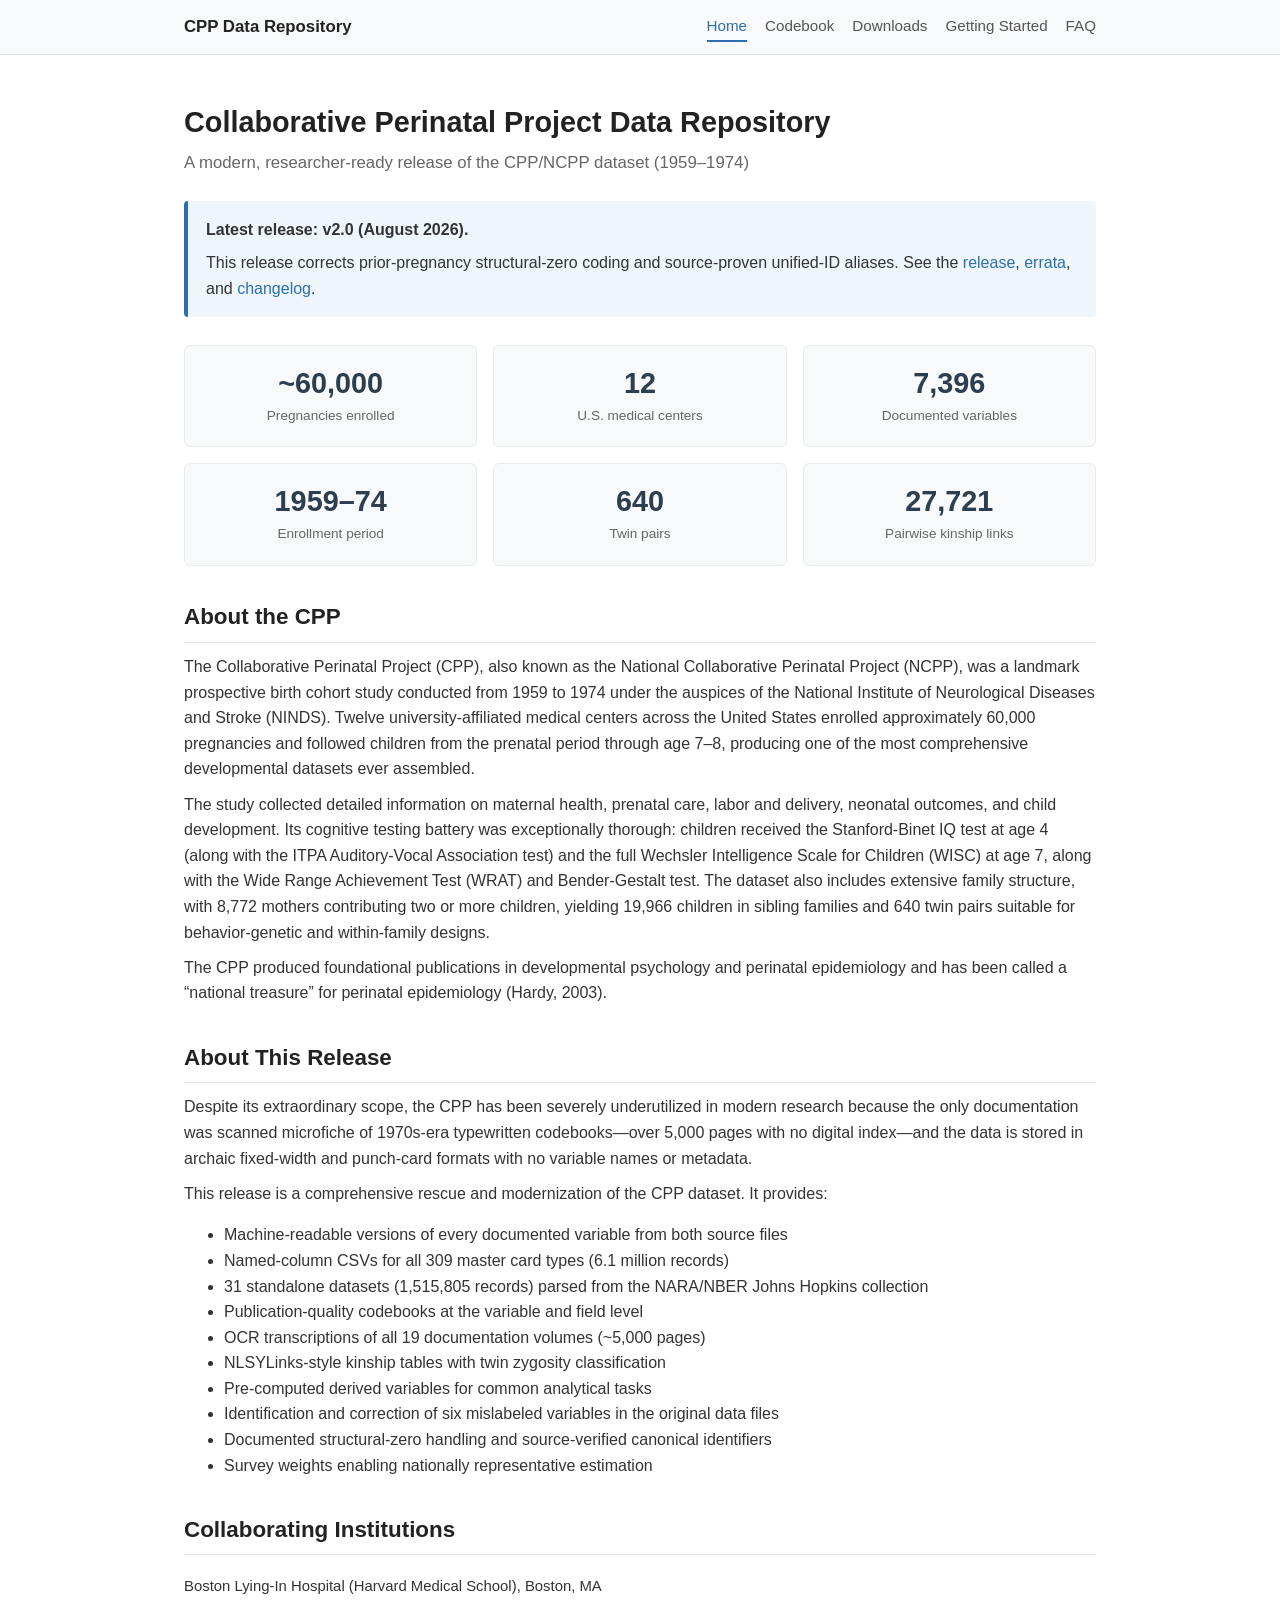
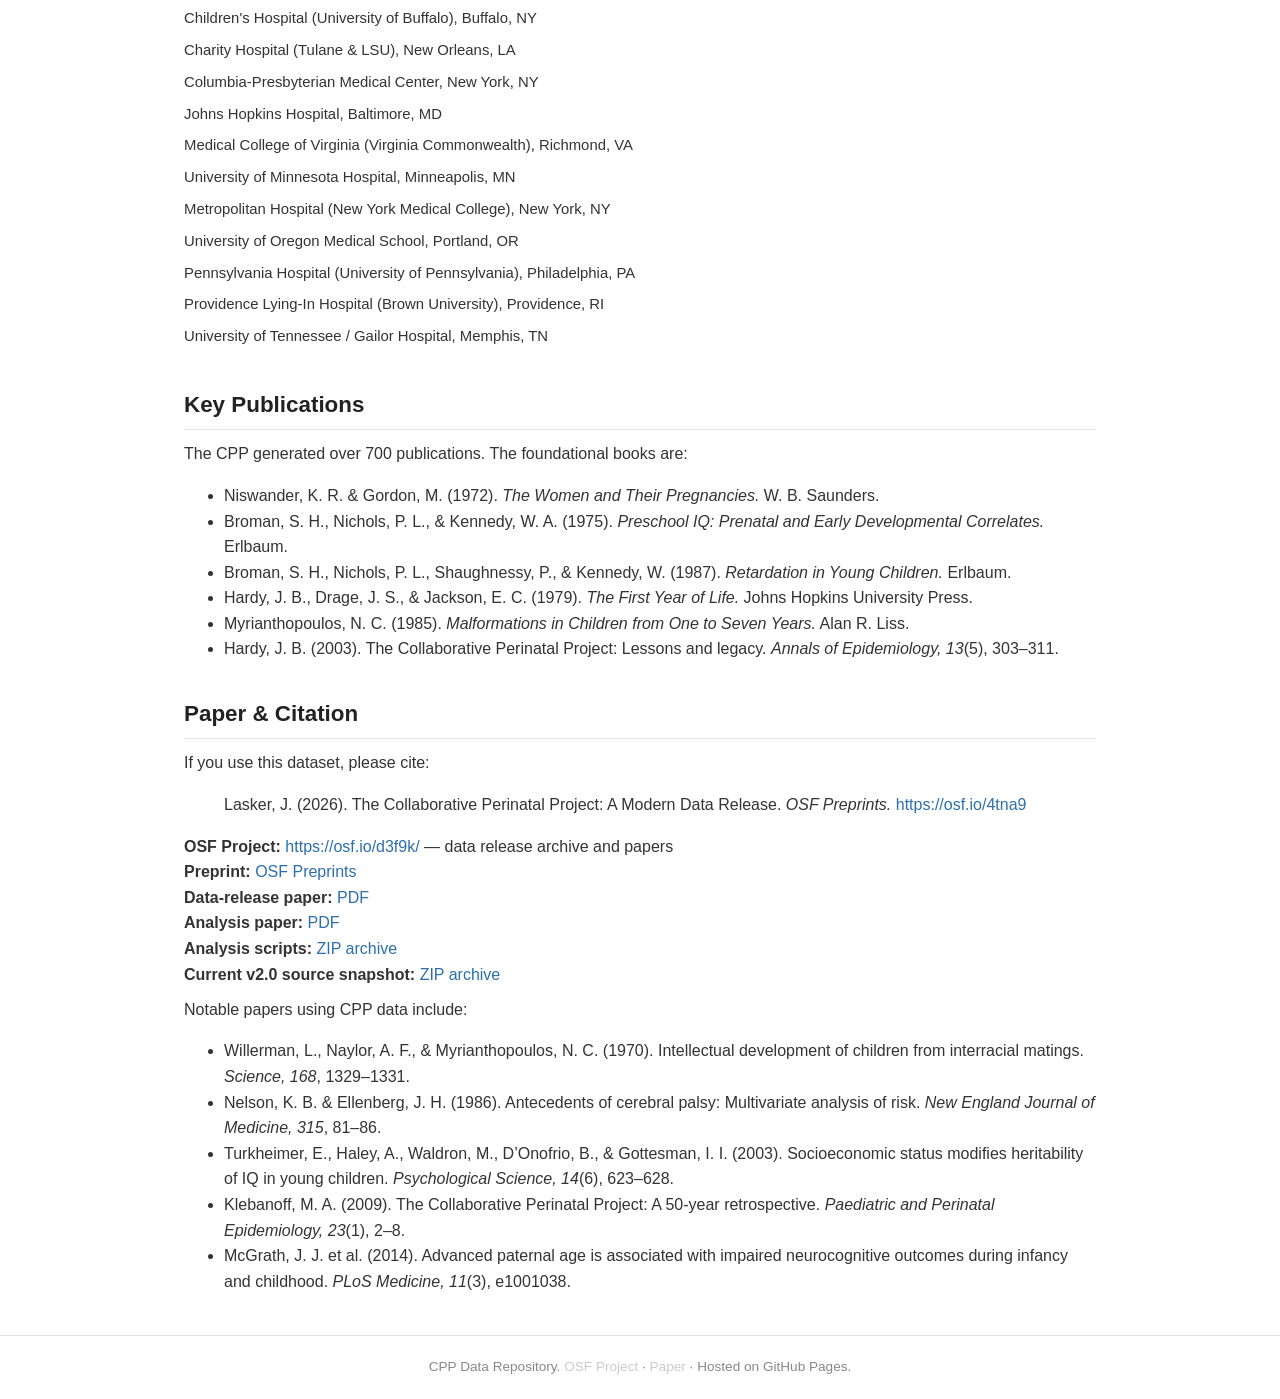
<file: index.html>
<!DOCTYPE html>
<html lang="en">
<head>
  <meta charset="UTF-8">
  <meta name="viewport" content="width=device-width, initial-scale=1.0">
  <title>CPP Data Repository</title>
  <link rel="stylesheet" href="css/style.css">
</head>
<body>

<nav>
  <div class="container nav-inner">
    <a href="index.html" class="nav-brand">CPP Data Repository</a>
    <div class="nav-links">
      <a href="index.html" class="active">Home</a>
      <a href="codebook.html">Codebook</a>
      <a href="downloads.html">Downloads</a>
      <a href="getting-started.html">Getting Started</a>
      <a href="faq.html">FAQ</a>
    </div>
  </div>
</nav>

<div class="container">

  <div class="page-header">
    <h1>Collaborative Perinatal Project Data Repository</h1>
    <p class="subtitle">A modern, researcher-ready release of the CPP/NCPP dataset (1959&ndash;1974)</p>
  </div>

  <div class="release-notice">
    <strong>Latest release: v2.0 (August 2026).</strong>
    <p>This release corrects prior-pregnancy structural-zero coding and source-proven unified-ID aliases. See the
      <a href="https://github.com/ljlasker/CollaborativePerinatalProject/releases/tag/v2.0">release</a>,
      <a href="https://github.com/ljlasker/CollaborativePerinatalProject/blob/main/ERRATA.md">errata</a>, and
      <a href="https://github.com/ljlasker/CollaborativePerinatalProject/blob/main/CHANGELOG.md">changelog</a>.
    </p>
  </div>

  <div class="stat-grid">
    <div class="stat-box">
      <div class="stat-number">~60,000</div>
      <div class="stat-label">Pregnancies enrolled</div>
    </div>
    <div class="stat-box">
      <div class="stat-number">12</div>
      <div class="stat-label">U.S. medical centers</div>
    </div>
    <div class="stat-box">
      <div class="stat-number">7,396</div>
      <div class="stat-label">Documented variables</div>
    </div>
    <div class="stat-box">
      <div class="stat-number">1959&ndash;74</div>
      <div class="stat-label">Enrollment period</div>
    </div>
    <div class="stat-box">
      <div class="stat-number">640</div>
      <div class="stat-label">Twin pairs</div>
    </div>
    <div class="stat-box">
      <div class="stat-number">27,721</div>
      <div class="stat-label">Pairwise kinship links</div>
    </div>
  </div>

  <h2>About the CPP</h2>

  <p>The Collaborative Perinatal Project (CPP), also known as the National Collaborative Perinatal Project (NCPP), was a landmark prospective birth cohort study conducted from 1959 to 1974 under the auspices of the National Institute of Neurological Diseases and Stroke (NINDS). Twelve university-affiliated medical centers across the United States enrolled approximately 60,000 pregnancies and followed children from the prenatal period through age 7&ndash;8, producing one of the most comprehensive developmental datasets ever assembled.</p>

  <p>The study collected detailed information on maternal health, prenatal care, labor and delivery, neonatal outcomes, and child development. Its cognitive testing battery was exceptionally thorough: children received the Stanford-Binet IQ test at age 4 (along with the ITPA Auditory-Vocal Association test) and the full Wechsler Intelligence Scale for Children (WISC) at age 7, along with the Wide Range Achievement Test (WRAT) and Bender-Gestalt test. The dataset also includes extensive family structure, with 8,772 mothers contributing two or more children, yielding 19,966 children in sibling families and 640 twin pairs suitable for behavior-genetic and within-family designs.</p>

  <p>The CPP produced foundational publications in developmental psychology and perinatal epidemiology and has been called a &ldquo;national treasure&rdquo; for perinatal epidemiology (Hardy, 2003).</p>

  <h2>About This Release</h2>

  <p>Despite its extraordinary scope, the CPP has been severely underutilized in modern research because the only documentation was scanned microfiche of 1970s-era typewritten codebooks&mdash;over 5,000 pages with no digital index&mdash;and the data is stored in archaic fixed-width and punch-card formats with no variable names or metadata.</p>

  <p>This release is a comprehensive rescue and modernization of the CPP dataset. It provides:</p>
  <ul>
    <li>Machine-readable versions of every documented variable from both source files</li>
    <li>Named-column CSVs for all 309 master card types (6.1 million records)</li>
    <li>31 standalone datasets (1,515,805 records) parsed from the NARA/NBER Johns Hopkins collection</li>
    <li>Publication-quality codebooks at the variable and field level</li>
    <li>OCR transcriptions of all 19 documentation volumes (~5,000 pages)</li>
    <li>NLSYLinks-style kinship tables with twin zygosity classification</li>
    <li>Pre-computed derived variables for common analytical tasks</li>
    <li>Identification and correction of six mislabeled variables in the original data files</li>
    <li>Documented structural-zero handling and source-verified canonical identifiers</li>
    <li>Survey weights enabling nationally representative estimation</li>
  </ul>

  <h2>Collaborating Institutions</h2>

  <ul class="institution-list">
    <li>Boston Lying-In Hospital (Harvard Medical School), Boston, MA</li>
    <li>Children's Hospital (University of Buffalo), Buffalo, NY</li>
    <li>Charity Hospital (Tulane &amp; LSU), New Orleans, LA</li>
    <li>Columbia-Presbyterian Medical Center, New York, NY</li>
    <li>Johns Hopkins Hospital, Baltimore, MD</li>
    <li>Medical College of Virginia (Virginia Commonwealth), Richmond, VA</li>
    <li>University of Minnesota Hospital, Minneapolis, MN</li>
    <li>Metropolitan Hospital (New York Medical College), New York, NY</li>
    <li>University of Oregon Medical School, Portland, OR</li>
    <li>Pennsylvania Hospital (University of Pennsylvania), Philadelphia, PA</li>
    <li>Providence Lying-In Hospital (Brown University), Providence, RI</li>
    <li>University of Tennessee / Gailor Hospital, Memphis, TN</li>
  </ul>

  <h2>Key Publications</h2>

  <p>The CPP generated over 700 publications. The foundational books are:</p>
  <ul>
    <li>Niswander, K. R. &amp; Gordon, M. (1972). <em>The Women and Their Pregnancies.</em> W. B. Saunders.</li>
    <li>Broman, S. H., Nichols, P. L., &amp; Kennedy, W. A. (1975). <em>Preschool IQ: Prenatal and Early Developmental Correlates.</em> Erlbaum.</li>
    <li>Broman, S. H., Nichols, P. L., Shaughnessy, P., &amp; Kennedy, W. (1987). <em>Retardation in Young Children.</em> Erlbaum.</li>
    <li>Hardy, J. B., Drage, J. S., &amp; Jackson, E. C. (1979). <em>The First Year of Life.</em> Johns Hopkins University Press.</li>
    <li>Myrianthopoulos, N. C. (1985). <em>Malformations in Children from One to Seven Years.</em> Alan R. Liss.</li>
    <li>Hardy, J. B. (2003). The Collaborative Perinatal Project: Lessons and legacy. <em>Annals of Epidemiology, 13</em>(5), 303&ndash;311.</li>
  </ul>

  <h2>Paper &amp; Citation</h2>

  <p>If you use this dataset, please cite:</p>
  <blockquote>
    Lasker, J. (2026). The Collaborative Perinatal Project: A Modern Data Release. <em>OSF Preprints.</em>
    <a href="https://osf.io/4tna9">https://osf.io/4tna9</a>
  </blockquote>

  <p>
    <strong>OSF Project:</strong> <a href="https://osf.io/d3f9k/">https://osf.io/d3f9k/</a> &mdash; data release archive and papers<br>
    <strong>Preprint:</strong> <a href="https://osf.io/4tna9">OSF Preprints</a><br>
    <strong>Data-release paper:</strong> <a href="https://github.com/ljlasker/CollaborativePerinatalProject/releases/download/v2.0/cpp_data_paper.pdf">PDF</a><br>
    <strong>Analysis paper:</strong> <a href="https://github.com/ljlasker/CollaborativePerinatalProject/releases/download/v2.0/cpp_analysis_paper.pdf">PDF</a><br>
    <strong>Analysis scripts:</strong> <a href="https://github.com/ljlasker/CollaborativePerinatalProject/releases/download/v2.0/cpp_analysis_scripts.zip">ZIP archive</a><br>
    <strong>Current v2.0 source snapshot:</strong> <a href="https://github.com/ljlasker/CollaborativePerinatalProject/releases/download/v2.0/CollaborativePerinatalProject-v2.0-source.zip">ZIP archive</a>
  </p>

  <p>Notable papers using CPP data include:</p>
  <ul>
    <li>Willerman, L., Naylor, A. F., &amp; Myrianthopoulos, N. C. (1970). Intellectual development of children from interracial matings. <em>Science, 168</em>, 1329&ndash;1331.</li>
    <li>Nelson, K. B. &amp; Ellenberg, J. H. (1986). Antecedents of cerebral palsy: Multivariate analysis of risk. <em>New England Journal of Medicine, 315</em>, 81&ndash;86.</li>
    <li>Turkheimer, E., Haley, A., Waldron, M., D&rsquo;Onofrio, B., &amp; Gottesman, I. I. (2003). Socioeconomic status modifies heritability of IQ in young children. <em>Psychological Science, 14</em>(6), 623&ndash;628.</li>
    <li>Klebanoff, M. A. (2009). The Collaborative Perinatal Project: A 50-year retrospective. <em>Paediatric and Perinatal Epidemiology, 23</em>(1), 2&ndash;8.</li>
    <li>McGrath, J. J. et al. (2014). Advanced paternal age is associated with impaired neurocognitive outcomes during infancy and childhood. <em>PLoS Medicine, 11</em>(3), e1001038.</li>
  </ul>

</div>

<footer>
  <div class="container">
    CPP Data Repository. <a href="https://osf.io/d3f9k/" style="color:#ccc;">OSF Project</a> &middot; <a href="https://osf.io/4tna9" style="color:#ccc;">Paper</a> &middot; Hosted on GitHub Pages.
  </div>
</footer>

</body>
</html>
</file>
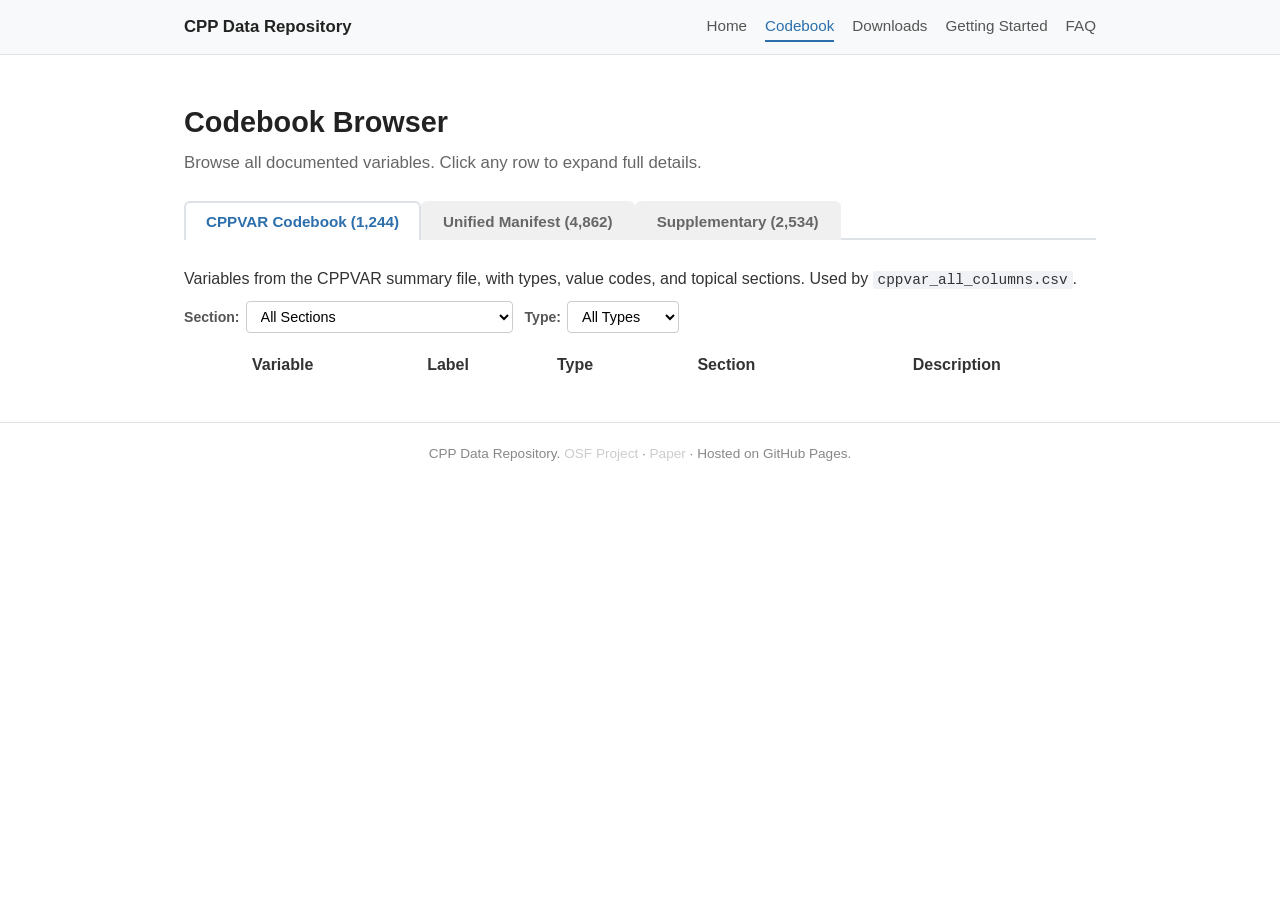
<file: codebook.html>
<!DOCTYPE html>
<html lang="en">
<head>
  <meta charset="UTF-8">
  <meta name="viewport" content="width=device-width, initial-scale=1.0">
  <title>Codebook Browser &mdash; CPP Data Repository</title>
  <link rel="stylesheet" href="css/style.css">
  <link rel="stylesheet" href="https://cdn.datatables.net/1.13.7/css/jquery.dataTables.min.css">
  <style>
    .tab-bar { display: flex; gap: 0; margin-bottom: 0; border-bottom: 2px solid #dee2e6; }
    .tab-btn {
      padding: 10px 20px; cursor: pointer; border: none; background: #f0f0f0;
      font-size: 0.95em; font-weight: 600; color: #666;
      border-radius: 6px 6px 0 0; margin-bottom: -2px; border: 2px solid transparent;
      border-bottom: none;
    }
    .tab-btn:hover { background: #e8e8e8; color: #333; }
    .tab-btn.active { background: #fff; color: #2C6FAC; border-color: #dee2e6; }
    .tab-panel { display: none; padding-top: 16px; }
    .tab-panel.active { display: block; }
  </style>
</head>
<body>

<nav>
  <div class="container nav-inner">
    <a href="index.html" class="nav-brand">CPP Data Repository</a>
    <div class="nav-links">
      <a href="index.html">Home</a>
      <a href="codebook.html" class="active">Codebook</a>
      <a href="downloads.html">Downloads</a>
      <a href="getting-started.html">Getting Started</a>
      <a href="faq.html">FAQ</a>
    </div>
  </div>
</nav>

<div class="container">

  <div class="page-header">
    <h1>Codebook Browser</h1>
    <p class="subtitle">Browse all documented variables. Click any row to expand full details.</p>
  </div>

  <div class="tab-bar">
    <button class="tab-btn active" data-tab="cppvar">CPPVAR Codebook (1,244)</button>
    <button class="tab-btn" data-tab="unified">Unified Manifest (4,862)</button>
    <button class="tab-btn" data-tab="supp">Supplementary (2,534)</button>
  </div>

  <!-- CPPVAR Tab -->
  <div id="tab-cppvar" class="tab-panel active">
    <p>Variables from the CPPVAR summary file, with types, value codes, and topical sections. Used by <code>cppvar_all_columns.csv</code>.</p>
    <div class="filter-bar">
      <div class="filter-group">
        <label for="section-filter">Section:</label>
        <select id="section-filter"><option value="">All Sections</option></select>
      </div>
      <div class="filter-group">
        <label for="type-filter">Type:</label>
        <select id="type-filter"><option value="">All Types</option></select>
      </div>
    </div>
    <table id="codebook-table" class="display" style="width:100%">
      <thead>
        <tr><th>Variable</th><th>Label</th><th>Type</th><th>Section</th><th>Description</th></tr>
      </thead>
    </table>
  </div>

  <!-- Unified Manifest Tab -->
  <div id="tab-unified" class="tab-panel">
    <p>All 4,862 variables in the unified wide dataset (<code>cpp_unified_wide</code>), drawn from CPPVAR, CPPMASTER cards, and standalone datasets. Includes coverage and summary statistics.</p>
    <div class="filter-bar">
      <div class="filter-group">
        <label for="source-filter">Source:</label>
        <select id="source-filter"><option value="">All Sources</option></select>
      </div>
    </div>
    <table id="manifest-table" class="display" style="width:100%">
      <thead>
        <tr><th>Variable</th><th>Label</th><th>Source</th><th>N</th><th>% Missing</th><th>Mean</th><th>SD</th></tr>
      </thead>
    </table>
  </div>

  <!-- Supplementary Tab -->
  <div id="tab-supp" class="tab-panel">
    <p>2,534 sparse variables (&lt;1% coverage) from the unified dataset, stored separately in <code>cpp_unified_supplementary.csv</code>. These can be merged back into the main dataset by <code>case_id</code>. Includes high-sequence pregnancy cards, 3rd/4th pregnancy forms, rare clinical variables, and duplicate codebook entries.</p>
    <div class="filter-bar">
      <div class="filter-group">
        <label for="reason-filter">Reason:</label>
        <select id="reason-filter"><option value="">All Reasons</option></select>
      </div>
      <div class="filter-group">
        <label for="supp-source-filter">Source:</label>
        <select id="supp-source-filter"><option value="">All Sources</option></select>
      </div>
    </div>
    <table id="supp-table" class="display" style="width:100%">
      <thead>
        <tr><th>Variable</th><th>Label</th><th>Source</th><th>N</th><th>Coverage</th><th>Reason</th></tr>
      </thead>
    </table>
  </div>

</div>

<footer>
  <div class="container">
    CPP Data Repository. <a href="https://osf.io/d3f9k/" style="color:#ccc;">OSF Project</a> &middot; <a href="https://osf.io/4tna9" style="color:#ccc;">Paper</a> &middot; Hosted on GitHub Pages.
  </div>
</footer>

<script src="https://code.jquery.com/jquery-3.7.1.min.js"></script>
<script src="https://cdn.datatables.net/1.13.7/js/jquery.dataTables.min.js"></script>
<script src="js/codebook_data.js"></script>
<script src="js/manifest_data.js"></script>
<script src="js/supplementary_data.js"></script>
<script src="js/codebook.js"></script>

</body>
</html>
</file>
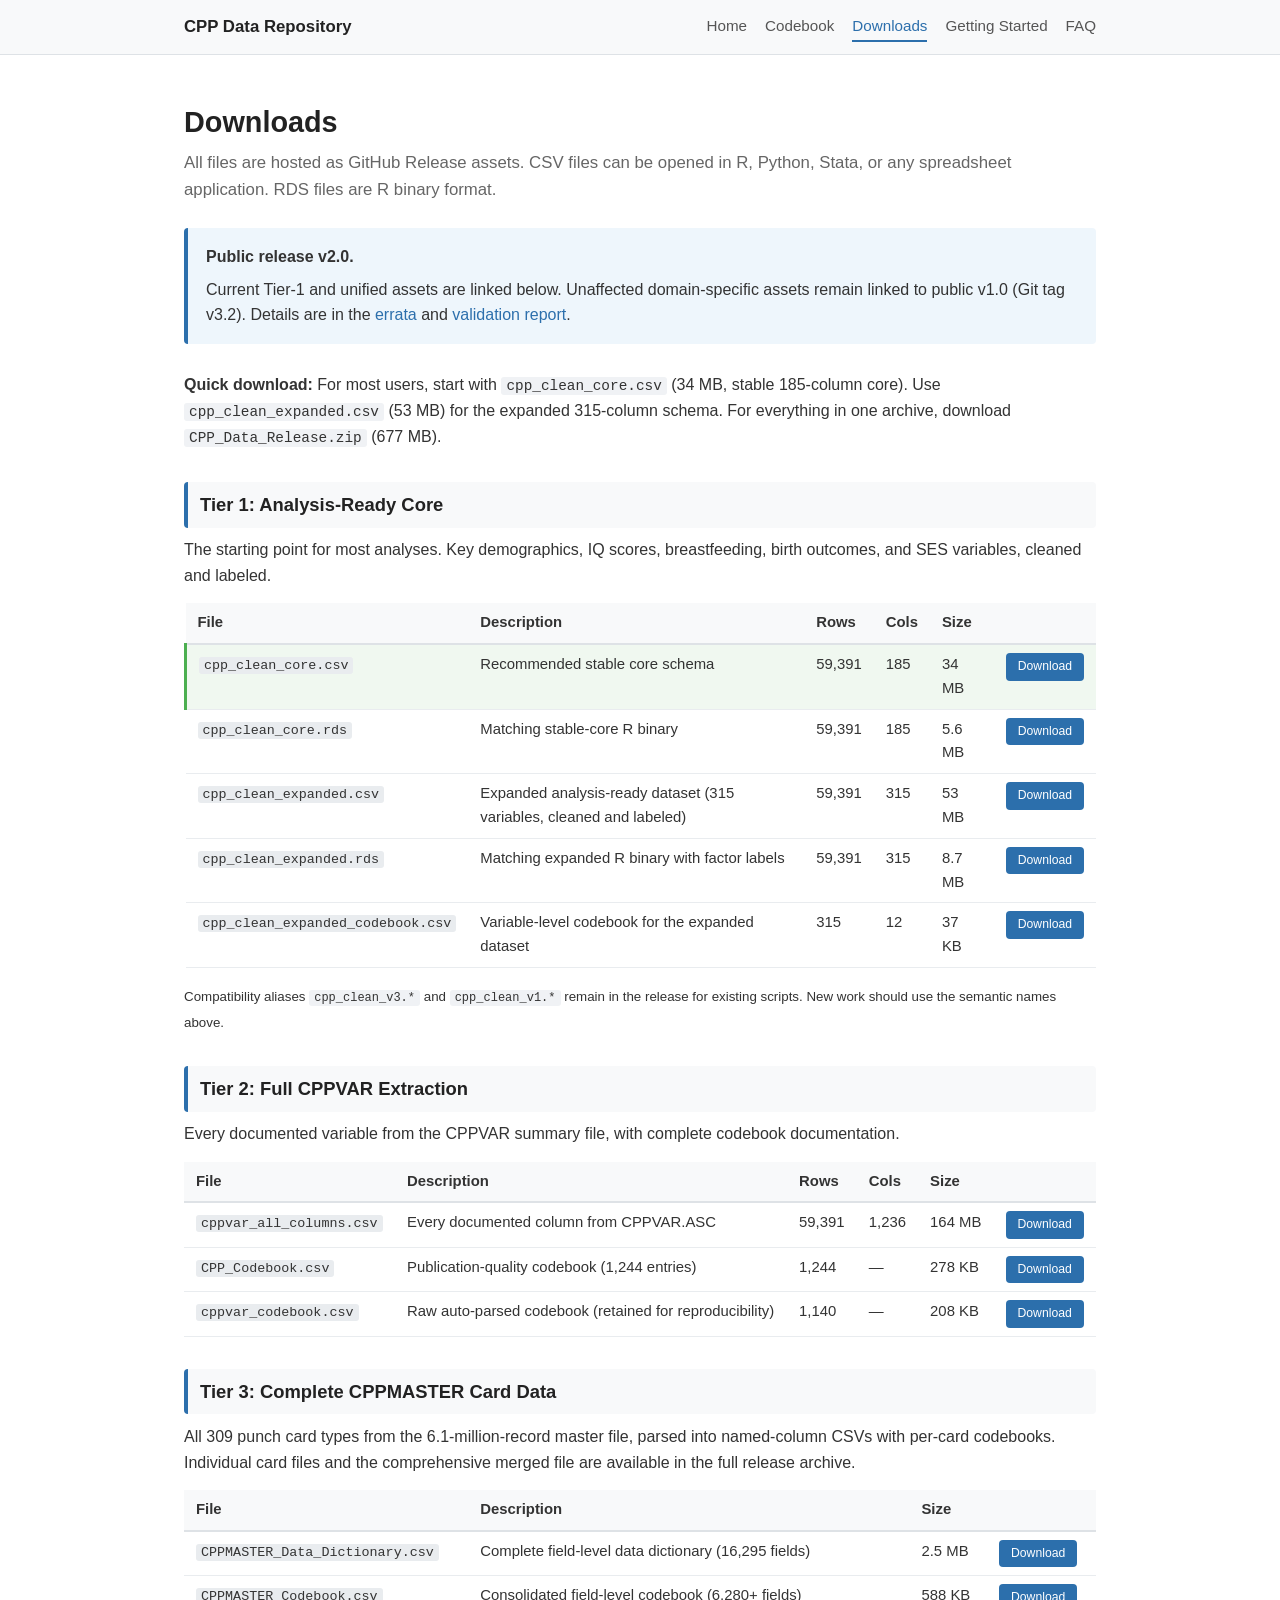
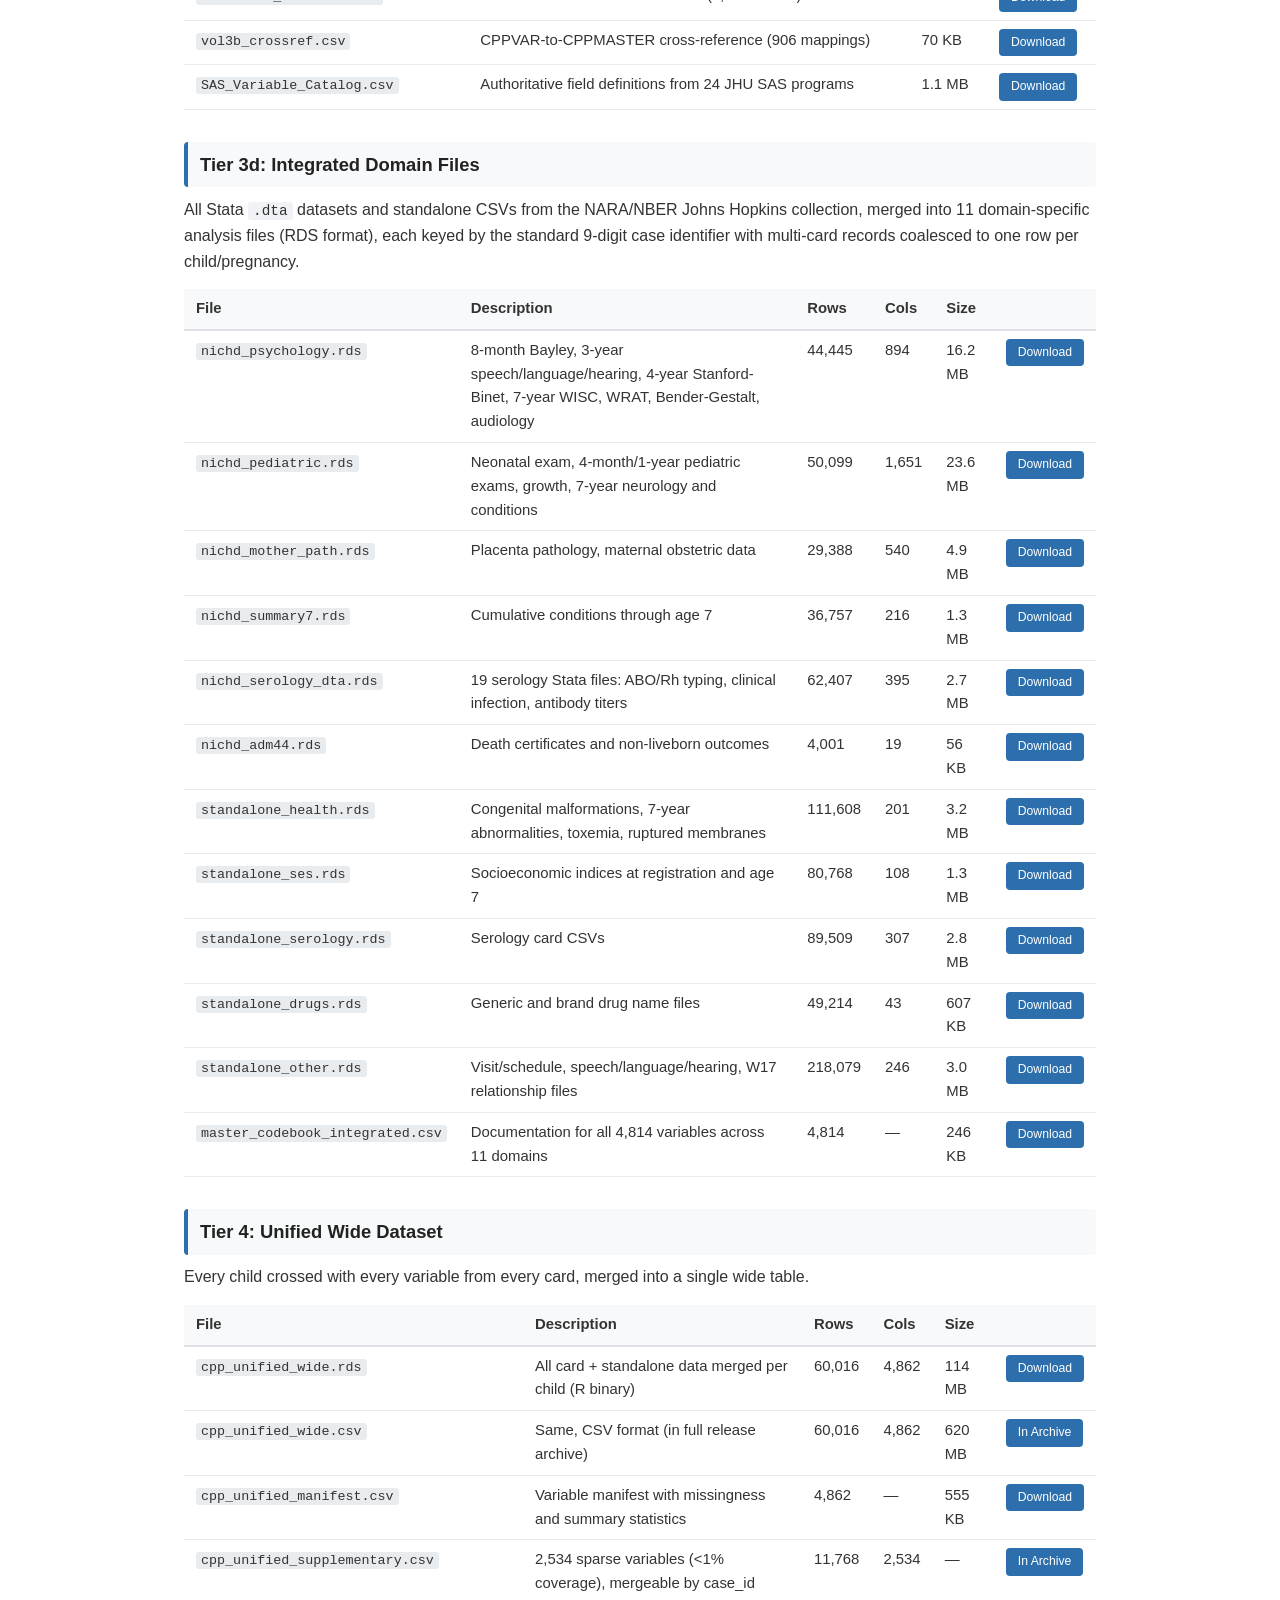
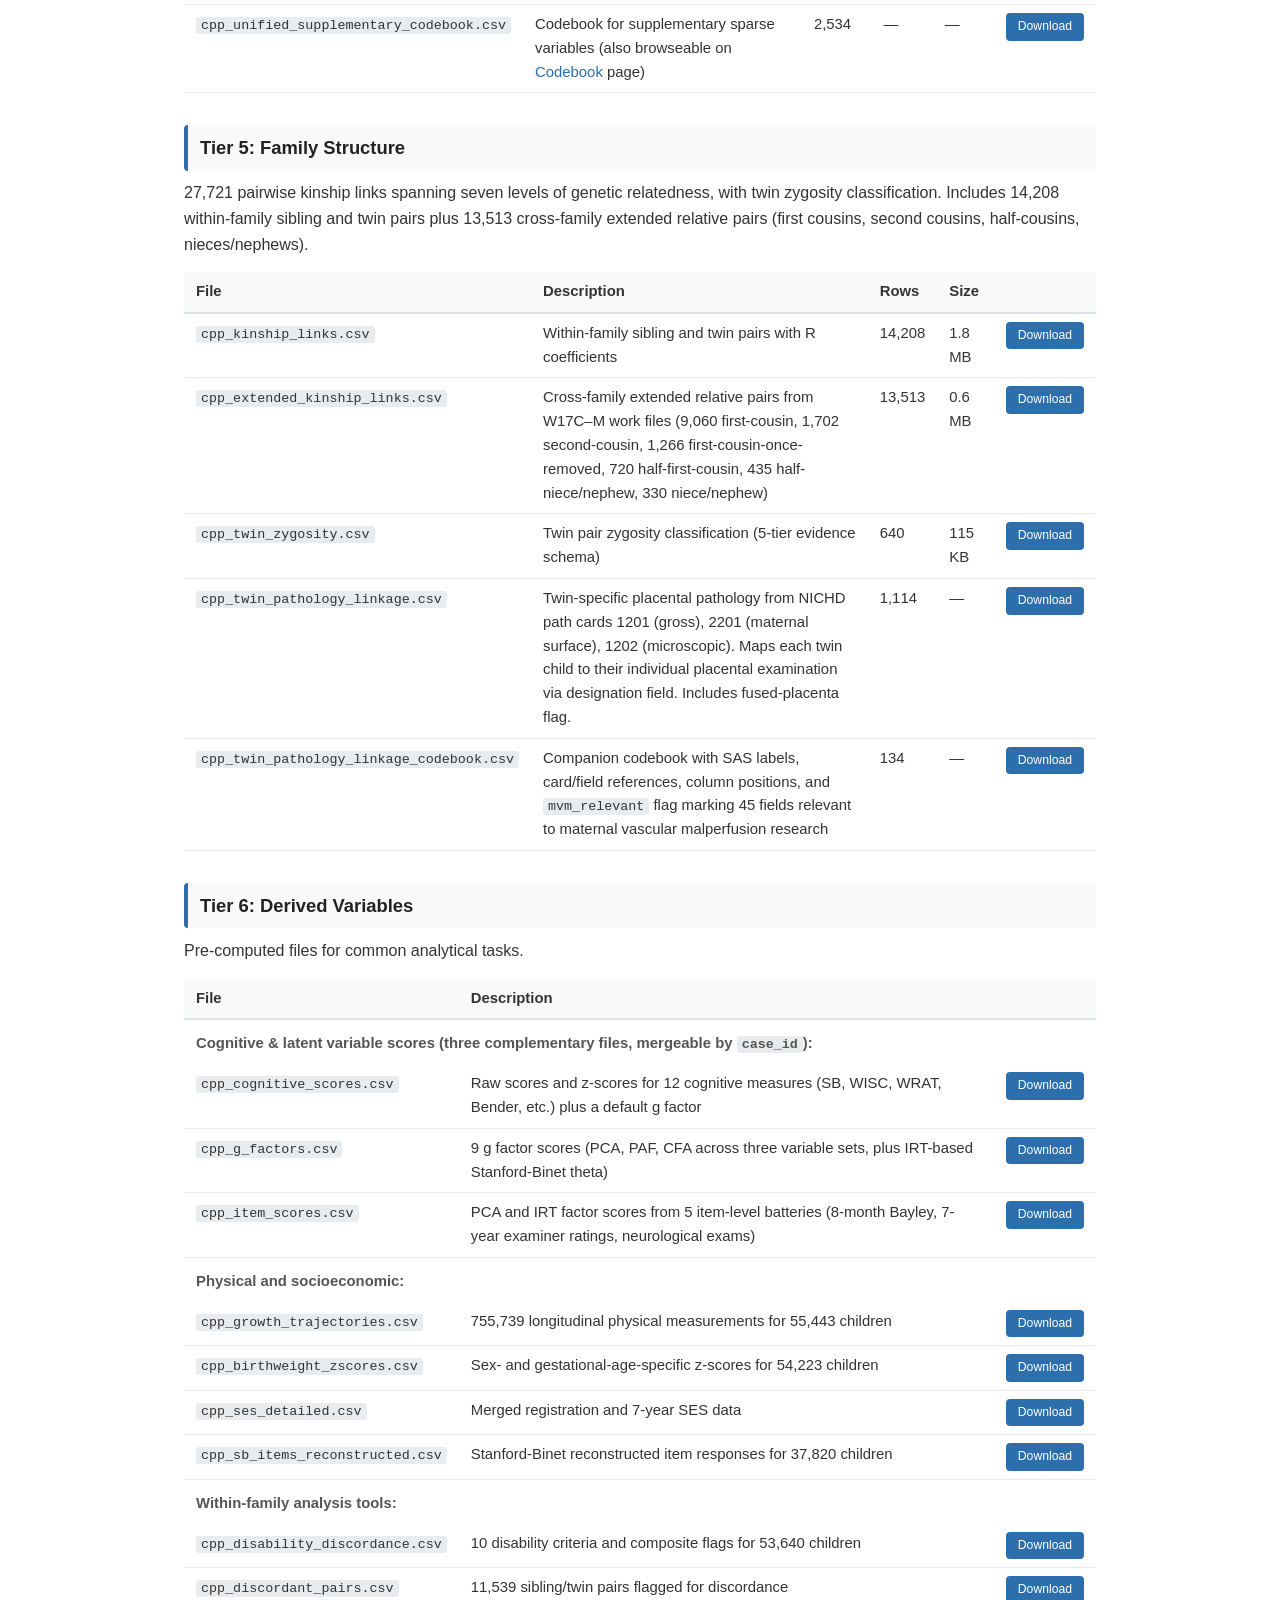
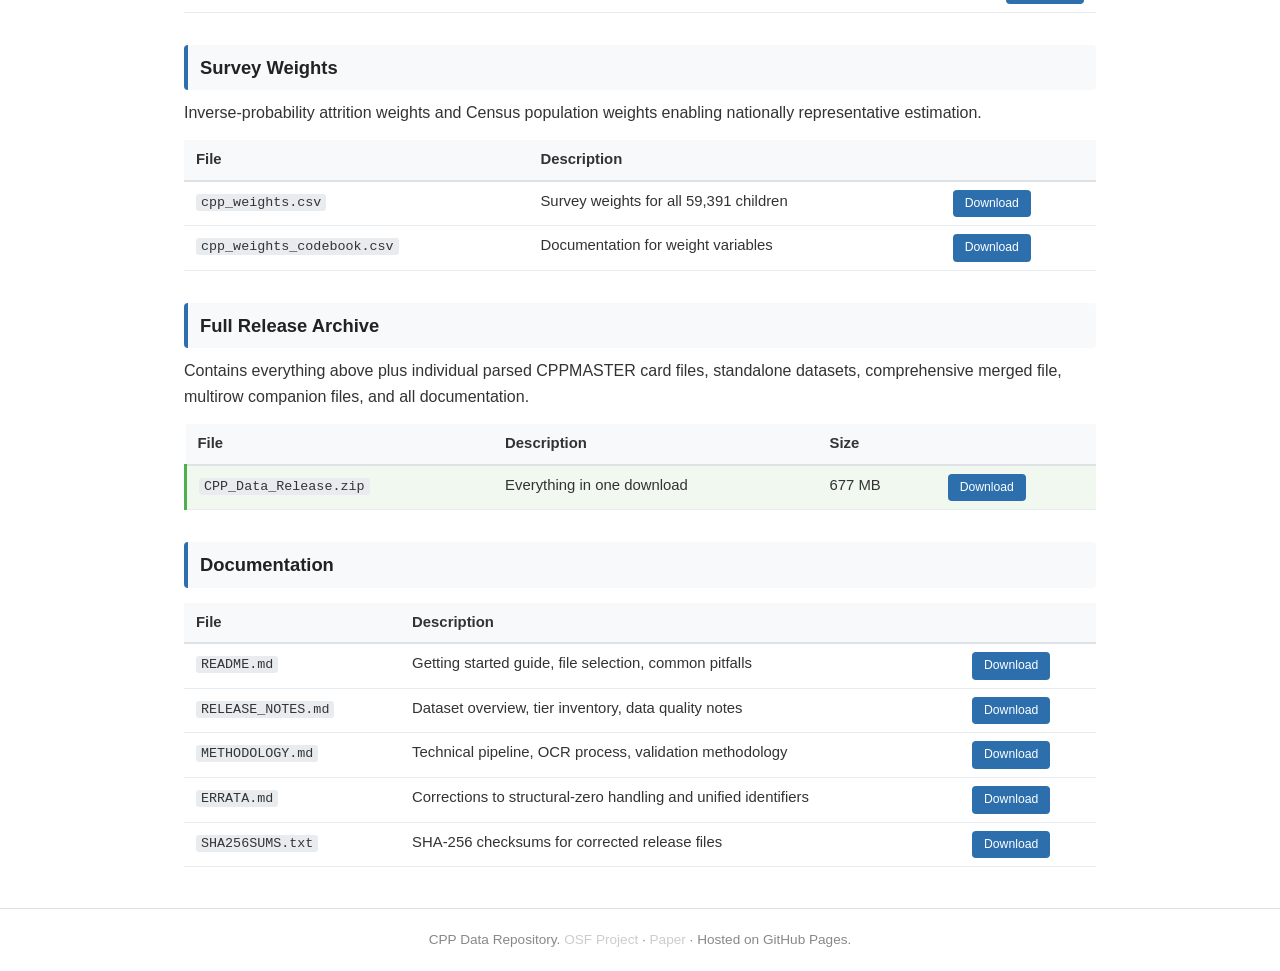
<file: downloads.html>
<!DOCTYPE html>
<html lang="en">
<head>
  <meta charset="UTF-8">
  <meta name="viewport" content="width=device-width, initial-scale=1.0">
  <title>Downloads &mdash; CPP Data Repository</title>
  <link rel="stylesheet" href="css/style.css">
</head>
<body>

<nav>
  <div class="container nav-inner">
    <a href="index.html" class="nav-brand">CPP Data Repository</a>
    <div class="nav-links">
      <a href="index.html">Home</a>
      <a href="codebook.html">Codebook</a>
      <a href="downloads.html" class="active">Downloads</a>
      <a href="getting-started.html">Getting Started</a>
      <a href="faq.html">FAQ</a>
    </div>
  </div>
</nav>

<div class="container">

  <div class="page-header">
    <h1>Downloads</h1>
    <p class="subtitle">All files are hosted as GitHub Release assets. CSV files can be opened in R, Python, Stata, or any spreadsheet application. RDS files are R binary format.</p>
  </div>

  <div class="release-notice">
    <strong>Public release v2.0.</strong>
    <p>Current Tier-1 and unified assets are linked below. Unaffected domain-specific assets remain linked to public v1.0 (Git tag v3.2). Details are in the
      <a href="https://github.com/ljlasker/CollaborativePerinatalProject/blob/main/ERRATA.md">errata</a> and
      <a href="https://github.com/ljlasker/CollaborativePerinatalProject/blob/main/RELEASE_VALIDATION.md">validation report</a>.
    </p>
  </div>

  <p><strong>Quick download:</strong> For most users, start with <code>cpp_clean_core.csv</code> (34 MB, stable 185-column core). Use <code>cpp_clean_expanded.csv</code> (53 MB) for the expanded 315-column schema. For everything in one archive, download <code>CPP_Data_Release.zip</code> (677 MB).</p>

  <!-- Tier 1 -->
  <div class="tier-section">
    <h3>Tier 1: Analysis-Ready Core</h3>
    <p>The starting point for most analyses. Key demographics, IQ scores, breastfeeding, birth outcomes, and SES variables, cleaned and labeled.</p>
    <table class="info-table">
      <thead>
        <tr><th>File</th><th>Description</th><th>Rows</th><th>Cols</th><th>Size</th><th></th></tr>
      </thead>
      <tbody>
        <tr class="recommended">
          <td><code>cpp_clean_core.csv</code></td>
          <td>Recommended stable core schema</td>
          <td>59,391</td>
          <td>185</td>
          <td>34 MB</td>
          <td><a href="https://github.com/ljlasker/CollaborativePerinatalProject/releases/download/v2.0/cpp_clean_core.csv" class="btn-download">Download</a></td>
        </tr>
        <tr>
          <td><code>cpp_clean_core.rds</code></td>
          <td>Matching stable-core R binary</td>
          <td>59,391</td>
          <td>185</td>
          <td>5.6 MB</td>
          <td><a href="https://github.com/ljlasker/CollaborativePerinatalProject/releases/download/v2.0/cpp_clean_core.rds" class="btn-download">Download</a></td>
        </tr>
        <tr>
          <td><code>cpp_clean_expanded.csv</code></td>
          <td>Expanded analysis-ready dataset (315 variables, cleaned and labeled)</td>
          <td>59,391</td>
          <td>315</td>
          <td>53 MB</td>
          <td><a href="https://github.com/ljlasker/CollaborativePerinatalProject/releases/download/v2.0/cpp_clean_expanded.csv" class="btn-download">Download</a></td>
        </tr>
        <tr>
          <td><code>cpp_clean_expanded.rds</code></td>
          <td>Matching expanded R binary with factor labels</td>
          <td>59,391</td>
          <td>315</td>
          <td>8.7 MB</td>
          <td><a href="https://github.com/ljlasker/CollaborativePerinatalProject/releases/download/v2.0/cpp_clean_expanded.rds" class="btn-download">Download</a></td>
        </tr>
        <tr>
          <td><code>cpp_clean_expanded_codebook.csv</code></td>
          <td>Variable-level codebook for the expanded dataset</td>
          <td>315</td>
          <td>12</td>
          <td>37 KB</td>
          <td><a href="https://github.com/ljlasker/CollaborativePerinatalProject/releases/download/v2.0/cpp_clean_expanded_codebook.csv" class="btn-download">Download</a></td>
        </tr>
      </tbody>
    </table>
    <p><small>Compatibility aliases <code>cpp_clean_v3.*</code> and <code>cpp_clean_v1.*</code> remain in the release for existing scripts. New work should use the semantic names above.</small></p>
  </div>

  <!-- Tier 2 -->
  <div class="tier-section">
    <h3>Tier 2: Full CPPVAR Extraction</h3>
    <p>Every documented variable from the CPPVAR summary file, with complete codebook documentation.</p>
    <table class="info-table">
      <thead>
        <tr><th>File</th><th>Description</th><th>Rows</th><th>Cols</th><th>Size</th><th></th></tr>
      </thead>
      <tbody>
        <tr>
          <td><code>cppvar_all_columns.csv</code></td>
          <td>Every documented column from CPPVAR.ASC</td>
          <td>59,391</td>
          <td>1,236</td>
          <td>164 MB</td>
          <td><a href="https://github.com/ljlasker/CollaborativePerinatalProject/releases/download/v3.2/cppvar_all_columns.csv" class="btn-download">Download</a></td>
        </tr>
        <tr>
          <td><code>CPP_Codebook.csv</code></td>
          <td>Publication-quality codebook (1,244 entries)</td>
          <td>1,244</td>
          <td>&mdash;</td>
          <td>278 KB</td>
          <td><a href="https://github.com/ljlasker/CollaborativePerinatalProject/releases/download/v3.2/CPP_Codebook.csv" class="btn-download">Download</a></td>
        </tr>
        <tr>
          <td><code>cppvar_codebook.csv</code></td>
          <td>Raw auto-parsed codebook (retained for reproducibility)</td>
          <td>1,140</td>
          <td>&mdash;</td>
          <td>208 KB</td>
          <td><a href="https://github.com/ljlasker/CollaborativePerinatalProject/releases/download/v3.2/cppvar_codebook.csv" class="btn-download">Download</a></td>
        </tr>
      </tbody>
    </table>
  </div>

  <!-- Tier 3 -->
  <div class="tier-section">
    <h3>Tier 3: Complete CPPMASTER Card Data</h3>
    <p>All 309 punch card types from the 6.1-million-record master file, parsed into named-column CSVs with per-card codebooks. Individual card files and the comprehensive merged file are available in the full release archive.</p>
    <table class="info-table">
      <thead>
        <tr><th>File</th><th>Description</th><th>Size</th><th></th></tr>
      </thead>
      <tbody>
        <tr>
          <td><code>CPPMASTER_Data_Dictionary.csv</code></td>
          <td>Complete field-level data dictionary (16,295 fields)</td>
          <td>2.5 MB</td>
          <td><a href="https://github.com/ljlasker/CollaborativePerinatalProject/releases/download/v3.2/CPPMASTER_Data_Dictionary.csv" class="btn-download">Download</a></td>
        </tr>
        <tr>
          <td><code>CPPMASTER_Codebook.csv</code></td>
          <td>Consolidated field-level codebook (6,280+ fields)</td>
          <td>588 KB</td>
          <td><a href="https://github.com/ljlasker/CollaborativePerinatalProject/releases/download/v3.2/CPPMASTER_Codebook.csv" class="btn-download">Download</a></td>
        </tr>
        <tr>
          <td><code>vol3b_crossref.csv</code></td>
          <td>CPPVAR-to-CPPMASTER cross-reference (906 mappings)</td>
          <td>70 KB</td>
          <td><a href="https://github.com/ljlasker/CollaborativePerinatalProject/releases/download/v3.2/vol3b_crossref.csv" class="btn-download">Download</a></td>
        </tr>
        <tr>
          <td><code>SAS_Variable_Catalog.csv</code></td>
          <td>Authoritative field definitions from 24 JHU SAS programs</td>
          <td>1.1 MB</td>
          <td><a href="https://github.com/ljlasker/CollaborativePerinatalProject/releases/download/v3.2/SAS_Variable_Catalog.csv" class="btn-download">Download</a></td>
        </tr>
      </tbody>
    </table>
  </div>

  <!-- Tier 3d: Integrated Domain Files -->
  <div class="tier-section">
    <h3>Tier 3d: Integrated Domain Files</h3>
    <p>All Stata <code>.dta</code> datasets and standalone CSVs from the NARA/NBER Johns Hopkins collection, merged into 11 domain-specific analysis files (RDS format), each keyed by the standard 9-digit case identifier with multi-card records coalesced to one row per child/pregnancy.</p>
    <table class="info-table">
      <thead>
        <tr><th>File</th><th>Description</th><th>Rows</th><th>Cols</th><th>Size</th><th></th></tr>
      </thead>
      <tbody>
        <tr>
          <td><code>nichd_psychology.rds</code></td>
          <td>8-month Bayley, 3-year speech/language/hearing, 4-year Stanford-Binet, 7-year WISC, WRAT, Bender-Gestalt, audiology</td>
          <td>44,445</td>
          <td>894</td>
          <td>16.2 MB</td>
          <td><a href="https://github.com/ljlasker/CollaborativePerinatalProject/releases/download/v3.2/nichd_psychology.rds" class="btn-download">Download</a></td>
        </tr>
        <tr>
          <td><code>nichd_pediatric.rds</code></td>
          <td>Neonatal exam, 4-month/1-year pediatric exams, growth, 7-year neurology and conditions</td>
          <td>50,099</td>
          <td>1,651</td>
          <td>23.6 MB</td>
          <td><a href="https://github.com/ljlasker/CollaborativePerinatalProject/releases/download/v3.2/nichd_pediatric.rds" class="btn-download">Download</a></td>
        </tr>
        <tr>
          <td><code>nichd_mother_path.rds</code></td>
          <td>Placenta pathology, maternal obstetric data</td>
          <td>29,388</td>
          <td>540</td>
          <td>4.9 MB</td>
          <td><a href="https://github.com/ljlasker/CollaborativePerinatalProject/releases/download/v3.2/nichd_mother_path.rds" class="btn-download">Download</a></td>
        </tr>
        <tr>
          <td><code>nichd_summary7.rds</code></td>
          <td>Cumulative conditions through age 7</td>
          <td>36,757</td>
          <td>216</td>
          <td>1.3 MB</td>
          <td><a href="https://github.com/ljlasker/CollaborativePerinatalProject/releases/download/v3.2/nichd_summary7.rds" class="btn-download">Download</a></td>
        </tr>
        <tr>
          <td><code>nichd_serology_dta.rds</code></td>
          <td>19 serology Stata files: ABO/Rh typing, clinical infection, antibody titers</td>
          <td>62,407</td>
          <td>395</td>
          <td>2.7 MB</td>
          <td><a href="https://github.com/ljlasker/CollaborativePerinatalProject/releases/download/v3.2/nichd_serology_dta.rds" class="btn-download">Download</a></td>
        </tr>
        <tr>
          <td><code>nichd_adm44.rds</code></td>
          <td>Death certificates and non-liveborn outcomes</td>
          <td>4,001</td>
          <td>19</td>
          <td>56 KB</td>
          <td><a href="https://github.com/ljlasker/CollaborativePerinatalProject/releases/download/v3.2/nichd_adm44.rds" class="btn-download">Download</a></td>
        </tr>
        <tr>
          <td><code>standalone_health.rds</code></td>
          <td>Congenital malformations, 7-year abnormalities, toxemia, ruptured membranes</td>
          <td>111,608</td>
          <td>201</td>
          <td>3.2 MB</td>
          <td><a href="https://github.com/ljlasker/CollaborativePerinatalProject/releases/download/v3.2/standalone_health.rds" class="btn-download">Download</a></td>
        </tr>
        <tr>
          <td><code>standalone_ses.rds</code></td>
          <td>Socioeconomic indices at registration and age 7</td>
          <td>80,768</td>
          <td>108</td>
          <td>1.3 MB</td>
          <td><a href="https://github.com/ljlasker/CollaborativePerinatalProject/releases/download/v3.2/standalone_ses.rds" class="btn-download">Download</a></td>
        </tr>
        <tr>
          <td><code>standalone_serology.rds</code></td>
          <td>Serology card CSVs</td>
          <td>89,509</td>
          <td>307</td>
          <td>2.8 MB</td>
          <td><a href="https://github.com/ljlasker/CollaborativePerinatalProject/releases/download/v3.2/standalone_serology.rds" class="btn-download">Download</a></td>
        </tr>
        <tr>
          <td><code>standalone_drugs.rds</code></td>
          <td>Generic and brand drug name files</td>
          <td>49,214</td>
          <td>43</td>
          <td>607 KB</td>
          <td><a href="https://github.com/ljlasker/CollaborativePerinatalProject/releases/download/v3.2/standalone_drugs.rds" class="btn-download">Download</a></td>
        </tr>
        <tr>
          <td><code>standalone_other.rds</code></td>
          <td>Visit/schedule, speech/language/hearing, W17 relationship files</td>
          <td>218,079</td>
          <td>246</td>
          <td>3.0 MB</td>
          <td><a href="https://github.com/ljlasker/CollaborativePerinatalProject/releases/download/v3.2/standalone_other.rds" class="btn-download">Download</a></td>
        </tr>
        <tr>
          <td><code>master_codebook_integrated.csv</code></td>
          <td>Documentation for all 4,814 variables across 11 domains</td>
          <td>4,814</td>
          <td>&mdash;</td>
          <td>246 KB</td>
          <td><a href="https://github.com/ljlasker/CollaborativePerinatalProject/releases/download/v3.2/master_codebook_integrated.csv" class="btn-download">Download</a></td>
        </tr>
      </tbody>
    </table>
  </div>

  <!-- Tier 4 -->
  <div class="tier-section">
    <h3>Tier 4: Unified Wide Dataset</h3>
    <p>Every child crossed with every variable from every card, merged into a single wide table.</p>
    <table class="info-table">
      <thead>
        <tr><th>File</th><th>Description</th><th>Rows</th><th>Cols</th><th>Size</th><th></th></tr>
      </thead>
      <tbody>
        <tr>
          <td><code>cpp_unified_wide.rds</code></td>
          <td>All card + standalone data merged per child (R binary)</td>
          <td>60,016</td>
          <td>4,862</td>
          <td>114 MB</td>
          <td><a href="https://github.com/ljlasker/CollaborativePerinatalProject/releases/download/v2.0/cpp_unified_wide.rds" class="btn-download">Download</a></td>
        </tr>
        <tr>
          <td><code>cpp_unified_wide.csv</code></td>
          <td>Same, CSV format (in full release archive)</td>
          <td>60,016</td>
          <td>4,862</td>
          <td>620 MB</td>
          <td><a href="https://github.com/ljlasker/CollaborativePerinatalProject/releases/download/v2.0/CPP_Data_Release.zip" class="btn-download">In Archive</a></td>
        </tr>
        <tr>
          <td><code>cpp_unified_manifest.csv</code></td>
          <td>Variable manifest with missingness and summary statistics</td>
          <td>4,862</td>
          <td>&mdash;</td>
          <td>555 KB</td>
          <td><a href="https://github.com/ljlasker/CollaborativePerinatalProject/releases/download/v2.0/cpp_unified_manifest.csv" class="btn-download">Download</a></td>
        </tr>
        <tr>
          <td><code>cpp_unified_supplementary.csv</code></td>
          <td>2,534 sparse variables (&lt;1% coverage), mergeable by case_id</td>
          <td>11,768</td>
          <td>2,534</td>
          <td>&mdash;</td>
          <td><a href="https://github.com/ljlasker/CollaborativePerinatalProject/releases/download/v2.0/CPP_Data_Release.zip" class="btn-download">In Archive</a></td>
        </tr>
        <tr>
          <td><code>cpp_unified_supplementary_codebook.csv</code></td>
          <td>Codebook for supplementary sparse variables (also browseable on <a href="codebook.html">Codebook</a> page)</td>
          <td>2,534</td>
          <td>&mdash;</td>
          <td>&mdash;</td>
          <td><a href="https://github.com/ljlasker/CollaborativePerinatalProject/releases/download/v3.2/cpp_unified_supplementary_codebook.csv" class="btn-download">Download</a></td>
        </tr>
      </tbody>
    </table>
  </div>

  <!-- Tier 5 -->
  <div class="tier-section">
    <h3>Tier 5: Family Structure</h3>
    <p>27,721 pairwise kinship links spanning seven levels of genetic relatedness, with twin zygosity classification. Includes 14,208 within-family sibling and twin pairs plus 13,513 cross-family extended relative pairs (first cousins, second cousins, half-cousins, nieces/nephews).</p>
    <table class="info-table">
      <thead>
        <tr><th>File</th><th>Description</th><th>Rows</th><th>Size</th><th></th></tr>
      </thead>
      <tbody>
        <tr>
          <td><code>cpp_kinship_links.csv</code></td>
          <td>Within-family sibling and twin pairs with R coefficients</td>
          <td>14,208</td>
          <td>1.8 MB</td>
          <td><a href="https://github.com/ljlasker/CollaborativePerinatalProject/releases/download/v3.2/cpp_kinship_links.csv" class="btn-download">Download</a></td>
        </tr>
        <tr>
          <td><code>cpp_extended_kinship_links.csv</code></td>
          <td>Cross-family extended relative pairs from W17C&ndash;M work files (9,060 first-cousin, 1,702 second-cousin, 1,266 first-cousin-once-removed, 720 half-first-cousin, 435 half-niece/nephew, 330 niece/nephew)</td>
          <td>13,513</td>
          <td>0.6 MB</td>
          <td><a href="https://github.com/ljlasker/CollaborativePerinatalProject/releases/download/v3.2/cpp_extended_kinship_links.csv" class="btn-download">Download</a></td>
        </tr>
        <tr>
          <td><code>cpp_twin_zygosity.csv</code></td>
          <td>Twin pair zygosity classification (5-tier evidence schema)</td>
          <td>640</td>
          <td>115 KB</td>
          <td><a href="https://github.com/ljlasker/CollaborativePerinatalProject/releases/download/v3.2/cpp_twin_zygosity.csv" class="btn-download">Download</a></td>
        </tr>
        <tr>
          <td><code>cpp_twin_pathology_linkage.csv</code></td>
          <td>Twin-specific placental pathology from NICHD path cards 1201 (gross), 2201 (maternal surface), 1202 (microscopic). Maps each twin child to their individual placental examination via designation field. Includes fused-placenta flag.</td>
          <td>1,114</td>
          <td>&mdash;</td>
          <td><a href="https://github.com/ljlasker/CollaborativePerinatalProject/releases/download/v3.2/cpp_twin_pathology_linkage.csv" class="btn-download">Download</a></td>
        </tr>
        <tr>
          <td><code>cpp_twin_pathology_linkage_codebook.csv</code></td>
          <td>Companion codebook with SAS labels, card/field references, column positions, and <code>mvm_relevant</code> flag marking 45 fields relevant to maternal vascular malperfusion research</td>
          <td>134</td>
          <td>&mdash;</td>
          <td><a href="https://github.com/ljlasker/CollaborativePerinatalProject/releases/download/v3.2/cpp_twin_pathology_linkage_codebook.csv" class="btn-download">Download</a></td>
        </tr>
      </tbody>
    </table>
  </div>

  <!-- Tier 6 -->
  <div class="tier-section">
    <h3>Tier 6: Derived Variables</h3>
    <p>Pre-computed files for common analytical tasks.</p>
    <table class="info-table">
      <thead>
        <tr><th>File</th><th>Description</th><th></th></tr>
      </thead>
      <tbody>
        <tr>
          <td colspan="3" style="padding-top:12px;font-weight:600;color:#555;border-bottom:none;">Cognitive &amp; latent variable scores (three complementary files, mergeable by <code>case_id</code>):</td>
        </tr>
        <tr>
          <td><code>cpp_cognitive_scores.csv</code></td>
          <td>Raw scores and z-scores for 12 cognitive measures (SB, WISC, WRAT, Bender, etc.) plus a default g factor</td>
          <td><a href="https://github.com/ljlasker/CollaborativePerinatalProject/releases/download/v3.2/cpp_cognitive_scores.csv" class="btn-download">Download</a></td>
        </tr>
        <tr>
          <td><code>cpp_g_factors.csv</code></td>
          <td>9 g factor scores (PCA, PAF, CFA across three variable sets, plus IRT-based Stanford-Binet theta)</td>
          <td><a href="https://github.com/ljlasker/CollaborativePerinatalProject/releases/download/v3.2/cpp_g_factors.csv" class="btn-download">Download</a></td>
        </tr>
        <tr>
          <td><code>cpp_item_scores.csv</code></td>
          <td>PCA and IRT factor scores from 5 item-level batteries (8-month Bayley, 7-year examiner ratings, neurological exams)</td>
          <td><a href="https://github.com/ljlasker/CollaborativePerinatalProject/releases/download/v3.2/cpp_item_scores.csv" class="btn-download">Download</a></td>
        </tr>
        <tr>
          <td colspan="3" style="padding-top:12px;font-weight:600;color:#555;border-bottom:none;">Physical and socioeconomic:</td>
        </tr>
        <tr>
          <td><code>cpp_growth_trajectories.csv</code></td>
          <td>755,739 longitudinal physical measurements for 55,443 children</td>
          <td><a href="https://github.com/ljlasker/CollaborativePerinatalProject/releases/download/v3.2/cpp_growth_trajectories.csv" class="btn-download">Download</a></td>
        </tr>
        <tr>
          <td><code>cpp_birthweight_zscores.csv</code></td>
          <td>Sex- and gestational-age-specific z-scores for 54,223 children</td>
          <td><a href="https://github.com/ljlasker/CollaborativePerinatalProject/releases/download/v3.2/cpp_birthweight_zscores.csv" class="btn-download">Download</a></td>
        </tr>
        <tr>
          <td><code>cpp_ses_detailed.csv</code></td>
          <td>Merged registration and 7-year SES data</td>
          <td><a href="https://github.com/ljlasker/CollaborativePerinatalProject/releases/download/v3.2/cpp_ses_detailed.csv" class="btn-download">Download</a></td>
        </tr>
        <tr>
          <td><code>cpp_sb_items_reconstructed.csv</code></td>
          <td>Stanford-Binet reconstructed item responses for 37,820 children</td>
          <td><a href="https://github.com/ljlasker/CollaborativePerinatalProject/releases/download/v3.2/cpp_sb_items_reconstructed.csv" class="btn-download">Download</a></td>
        </tr>
        <tr>
          <td colspan="3" style="padding-top:12px;font-weight:600;color:#555;border-bottom:none;">Within-family analysis tools:</td>
        </tr>
        <tr>
          <td><code>cpp_disability_discordance.csv</code></td>
          <td>10 disability criteria and composite flags for 53,640 children</td>
          <td><a href="https://github.com/ljlasker/CollaborativePerinatalProject/releases/download/v3.2/cpp_disability_discordance.csv" class="btn-download">Download</a></td>
        </tr>
        <tr>
          <td><code>cpp_discordant_pairs.csv</code></td>
          <td>11,539 sibling/twin pairs flagged for discordance</td>
          <td><a href="https://github.com/ljlasker/CollaborativePerinatalProject/releases/download/v3.2/cpp_discordant_pairs.csv" class="btn-download">Download</a></td>
        </tr>
      </tbody>
    </table>
  </div>

  <!-- Survey Weights -->
  <div class="tier-section">
    <h3>Survey Weights</h3>
    <p>Inverse-probability attrition weights and Census population weights enabling nationally representative estimation.</p>
    <table class="info-table">
      <thead>
        <tr><th>File</th><th>Description</th><th></th></tr>
      </thead>
      <tbody>
        <tr>
          <td><code>cpp_weights.csv</code></td>
          <td>Survey weights for all 59,391 children</td>
          <td><a href="https://github.com/ljlasker/CollaborativePerinatalProject/releases/download/v3.2/cpp_weights.csv" class="btn-download">Download</a></td>
        </tr>
        <tr>
          <td><code>cpp_weights_codebook.csv</code></td>
          <td>Documentation for weight variables</td>
          <td><a href="https://github.com/ljlasker/CollaborativePerinatalProject/releases/download/v3.2/cpp_weights_codebook.csv" class="btn-download">Download</a></td>
        </tr>
      </tbody>
    </table>
  </div>

  <!-- Full Archive -->
  <div class="tier-section">
    <h3>Full Release Archive</h3>
    <p>Contains everything above plus individual parsed CPPMASTER card files, standalone datasets, comprehensive merged file, multirow companion files, and all documentation.</p>
    <table class="info-table">
      <thead>
        <tr><th>File</th><th>Description</th><th>Size</th><th></th></tr>
      </thead>
      <tbody>
        <tr class="recommended">
          <td><code>CPP_Data_Release.zip</code></td>
          <td>Everything in one download</td>
          <td>677 MB</td>
          <td><a href="https://github.com/ljlasker/CollaborativePerinatalProject/releases/download/v2.0/CPP_Data_Release.zip" class="btn-download">Download</a></td>
        </tr>
      </tbody>
    </table>
  </div>

  <!-- Documentation -->
  <div class="tier-section">
    <h3>Documentation</h3>
    <table class="info-table">
      <thead>
        <tr><th>File</th><th>Description</th><th></th></tr>
      </thead>
      <tbody>
        <tr>
          <td><code>README.md</code></td>
          <td>Getting started guide, file selection, common pitfalls</td>
          <td><a href="https://github.com/ljlasker/CollaborativePerinatalProject/releases/download/v2.0/README.md" class="btn-download">Download</a></td>
        </tr>
        <tr>
          <td><code>RELEASE_NOTES.md</code></td>
          <td>Dataset overview, tier inventory, data quality notes</td>
          <td><a href="https://github.com/ljlasker/CollaborativePerinatalProject/releases/download/v2.0/RELEASE_NOTES.md" class="btn-download">Download</a></td>
        </tr>
        <tr>
          <td><code>METHODOLOGY.md</code></td>
          <td>Technical pipeline, OCR process, validation methodology</td>
          <td><a href="https://github.com/ljlasker/CollaborativePerinatalProject/releases/download/v2.0/METHODOLOGY.md" class="btn-download">Download</a></td>
        </tr>
        <tr>
          <td><code>ERRATA.md</code></td>
          <td>Corrections to structural-zero handling and unified identifiers</td>
          <td><a href="https://github.com/ljlasker/CollaborativePerinatalProject/releases/download/v2.0/ERRATA.md" class="btn-download">Download</a></td>
        </tr>
        <tr>
          <td><code>SHA256SUMS.txt</code></td>
          <td>SHA-256 checksums for corrected release files</td>
          <td><a href="https://github.com/ljlasker/CollaborativePerinatalProject/releases/download/v2.0/SHA256SUMS.txt" class="btn-download">Download</a></td>
        </tr>
      </tbody>
    </table>
  </div>

</div>

<footer>
  <div class="container">
    CPP Data Repository. <a href="https://osf.io/d3f9k/" style="color:#ccc;">OSF Project</a> &middot; <a href="https://osf.io/4tna9" style="color:#ccc;">Paper</a> &middot; Hosted on GitHub Pages.
  </div>
</footer>

</body>
</html>
</file>
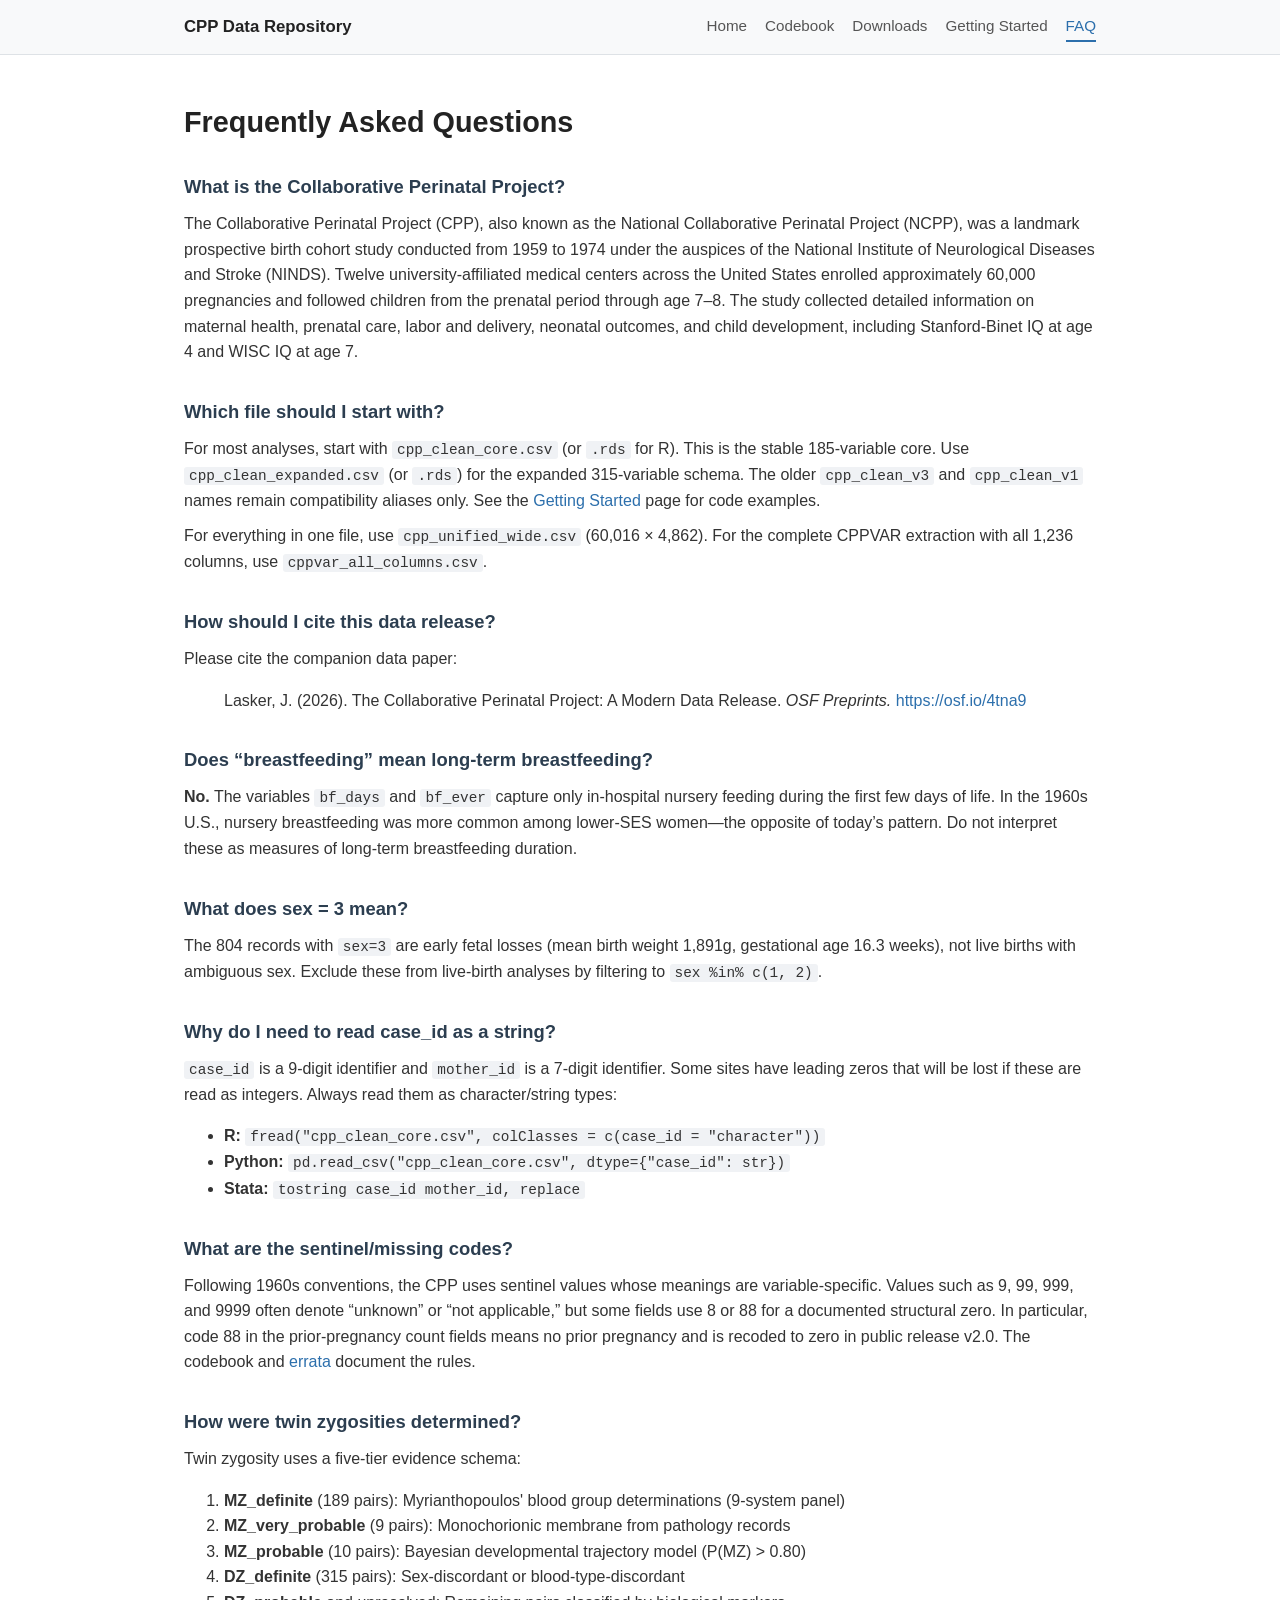
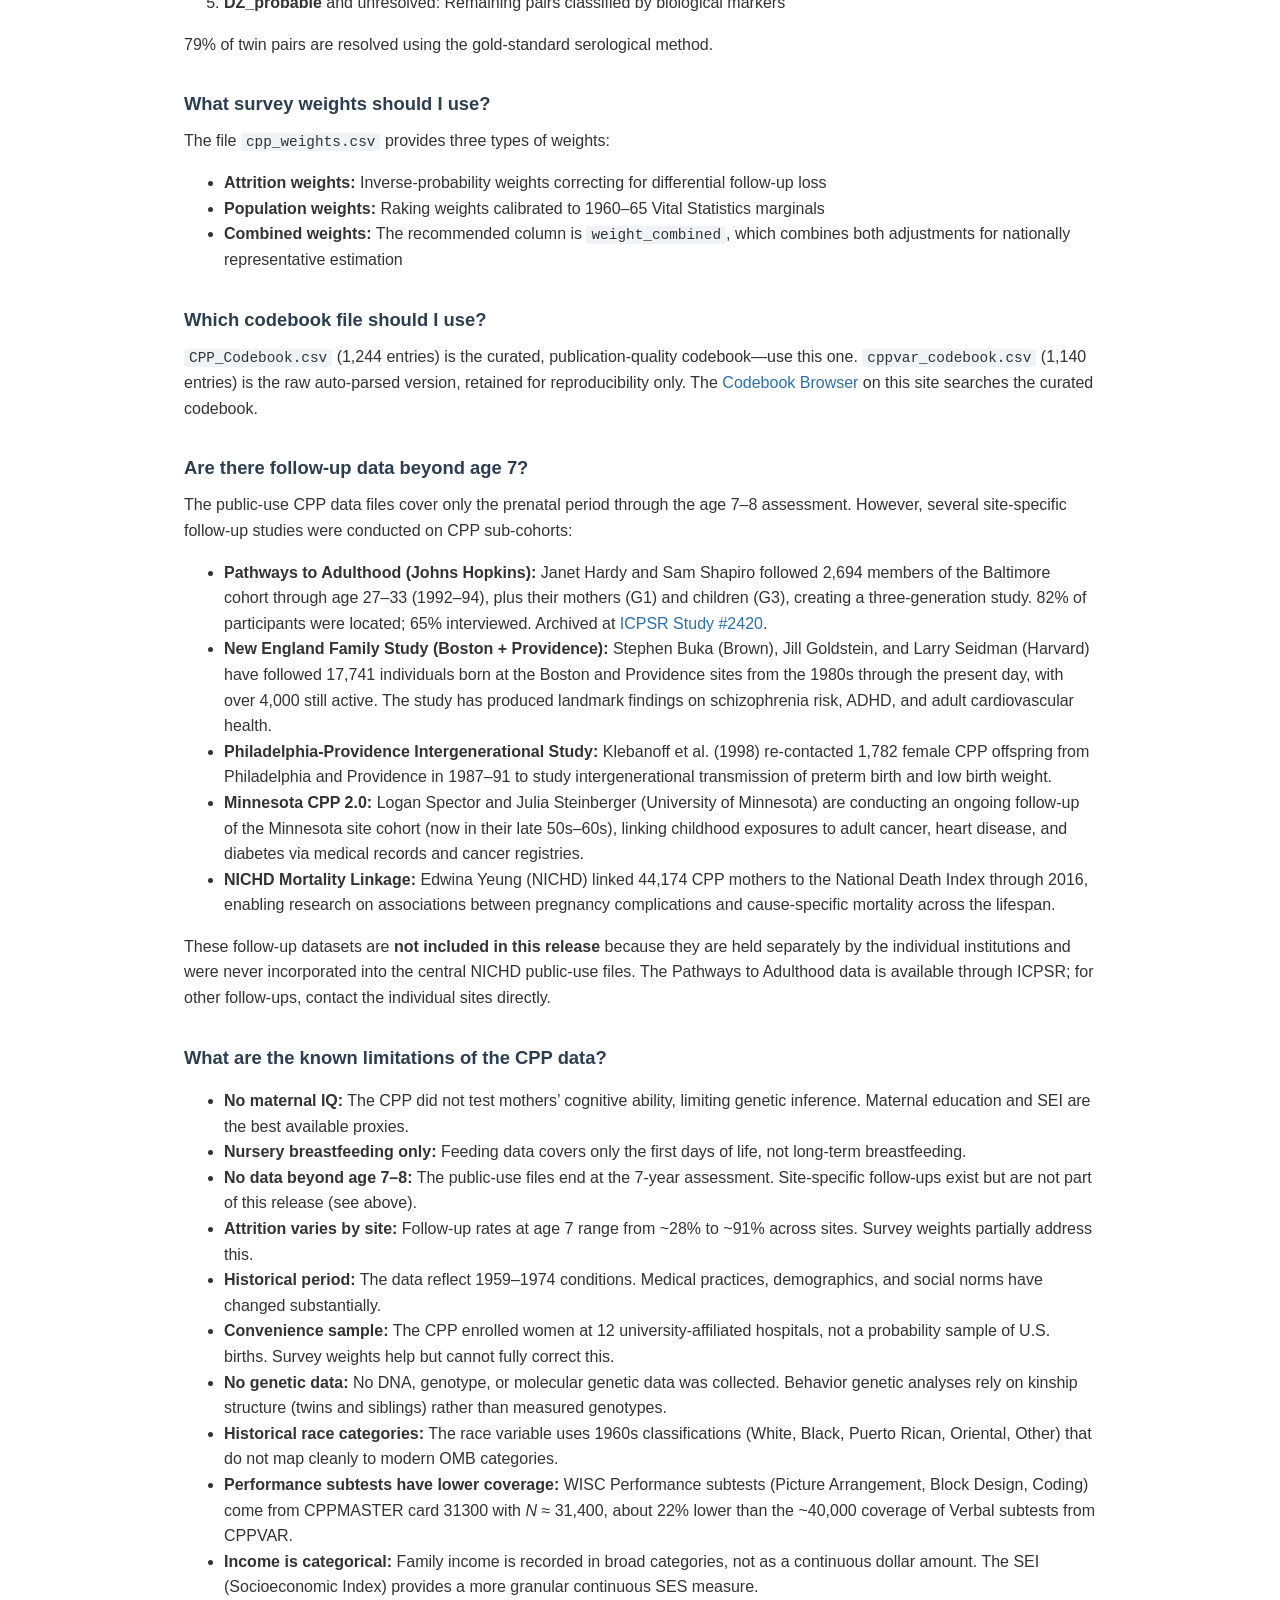
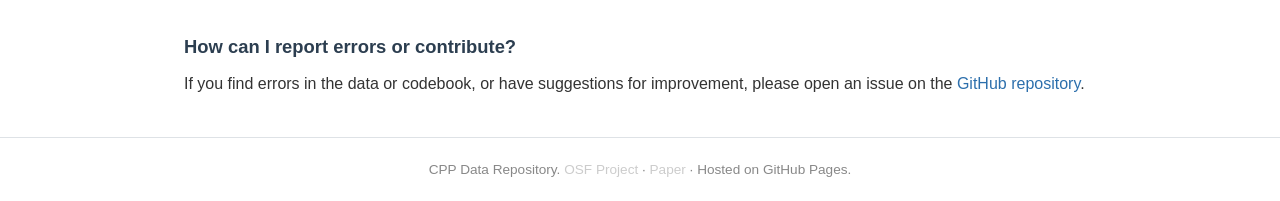
<file: faq.html>
<!DOCTYPE html>
<html lang="en">
<head>
  <meta charset="UTF-8">
  <meta name="viewport" content="width=device-width, initial-scale=1.0">
  <title>FAQ &mdash; CPP Data Repository</title>
  <link rel="stylesheet" href="css/style.css">
</head>
<body>

<nav>
  <div class="container nav-inner">
    <a href="index.html" class="nav-brand">CPP Data Repository</a>
    <div class="nav-links">
      <a href="index.html">Home</a>
      <a href="codebook.html">Codebook</a>
      <a href="downloads.html">Downloads</a>
      <a href="getting-started.html">Getting Started</a>
      <a href="faq.html" class="active">FAQ</a>
    </div>
  </div>
</nav>

<div class="container">

  <div class="page-header">
    <h1>Frequently Asked Questions</h1>
  </div>

  <div class="faq-item">
    <h3>What is the Collaborative Perinatal Project?</h3>
    <p>The Collaborative Perinatal Project (CPP), also known as the National Collaborative Perinatal Project (NCPP), was a landmark prospective birth cohort study conducted from 1959 to 1974 under the auspices of the National Institute of Neurological Diseases and Stroke (NINDS). Twelve university-affiliated medical centers across the United States enrolled approximately 60,000 pregnancies and followed children from the prenatal period through age 7&ndash;8. The study collected detailed information on maternal health, prenatal care, labor and delivery, neonatal outcomes, and child development, including Stanford-Binet IQ at age 4 and WISC IQ at age 7.</p>
  </div>

  <div class="faq-item">
    <h3>Which file should I start with?</h3>
    <p>For most analyses, start with <code>cpp_clean_core.csv</code> (or <code>.rds</code> for R). This is the stable 185-variable core. Use <code>cpp_clean_expanded.csv</code> (or <code>.rds</code>) for the expanded 315-variable schema. The older <code>cpp_clean_v3</code> and <code>cpp_clean_v1</code> names remain compatibility aliases only. See the <a href="getting-started.html">Getting Started</a> page for code examples.</p>
    <p>For everything in one file, use <code>cpp_unified_wide.csv</code> (60,016 &times; 4,862). For the complete CPPVAR extraction with all 1,236 columns, use <code>cppvar_all_columns.csv</code>.</p>
  </div>

  <div class="faq-item">
    <h3>How should I cite this data release?</h3>
    <p>Please cite the companion data paper:</p>
    <blockquote>Lasker, J. (2026). The Collaborative Perinatal Project: A Modern Data Release. <em>OSF Preprints.</em> <a href="https://osf.io/4tna9">https://osf.io/4tna9</a></blockquote>
  </div>

  <div class="faq-item">
    <h3>Does &ldquo;breastfeeding&rdquo; mean long-term breastfeeding?</h3>
    <p><strong>No.</strong> The variables <code>bf_days</code> and <code>bf_ever</code> capture only in-hospital nursery feeding during the first few days of life. In the 1960s U.S., nursery breastfeeding was more common among lower-SES women&mdash;the opposite of today&rsquo;s pattern. Do not interpret these as measures of long-term breastfeeding duration.</p>
  </div>

  <div class="faq-item">
    <h3>What does sex = 3 mean?</h3>
    <p>The 804 records with <code>sex=3</code> are early fetal losses (mean birth weight 1,891g, gestational age 16.3 weeks), not live births with ambiguous sex. Exclude these from live-birth analyses by filtering to <code>sex %in% c(1, 2)</code>.</p>
  </div>

  <div class="faq-item">
    <h3>Why do I need to read case_id as a string?</h3>
    <p><code>case_id</code> is a 9-digit identifier and <code>mother_id</code> is a 7-digit identifier. Some sites have leading zeros that will be lost if these are read as integers. Always read them as character/string types:</p>
    <ul>
      <li><strong>R:</strong> <code>fread("cpp_clean_core.csv", colClasses = c(case_id = "character"))</code></li>
      <li><strong>Python:</strong> <code>pd.read_csv("cpp_clean_core.csv", dtype={"case_id": str})</code></li>
      <li><strong>Stata:</strong> <code>tostring case_id mother_id, replace</code></li>
    </ul>
  </div>

  <div class="faq-item">
    <h3>What are the sentinel/missing codes?</h3>
    <p>Following 1960s conventions, the CPP uses sentinel values whose meanings are variable-specific. Values such as 9, 99, 999, and 9999 often denote &ldquo;unknown&rdquo; or &ldquo;not applicable,&rdquo; but some fields use 8 or 88 for a documented structural zero. In particular, code 88 in the prior-pregnancy count fields means no prior pregnancy and is recoded to zero in public release v2.0. The codebook and <a href="https://github.com/ljlasker/CollaborativePerinatalProject/blob/main/ERRATA.md">errata</a> document the rules.</p>
  </div>

  <div class="faq-item">
    <h3>How were twin zygosities determined?</h3>
    <p>Twin zygosity uses a five-tier evidence schema:</p>
    <ol>
      <li><strong>MZ_definite</strong> (189 pairs): Myrianthopoulos' blood group determinations (9-system panel)</li>
      <li><strong>MZ_very_probable</strong> (9 pairs): Monochorionic membrane from pathology records</li>
      <li><strong>MZ_probable</strong> (10 pairs): Bayesian developmental trajectory model (P(MZ) &gt; 0.80)</li>
      <li><strong>DZ_definite</strong> (315 pairs): Sex-discordant or blood-type-discordant</li>
      <li><strong>DZ_probable</strong> and unresolved: Remaining pairs classified by biological markers</li>
    </ol>
    <p>79% of twin pairs are resolved using the gold-standard serological method.</p>
  </div>

  <div class="faq-item">
    <h3>What survey weights should I use?</h3>
    <p>The file <code>cpp_weights.csv</code> provides three types of weights:</p>
    <ul>
      <li><strong>Attrition weights:</strong> Inverse-probability weights correcting for differential follow-up loss</li>
      <li><strong>Population weights:</strong> Raking weights calibrated to 1960&ndash;65 Vital Statistics marginals</li>
      <li><strong>Combined weights:</strong> The recommended column is <code>weight_combined</code>, which combines both adjustments for nationally representative estimation</li>
    </ul>
  </div>

  <div class="faq-item">
    <h3>Which codebook file should I use?</h3>
    <p><code>CPP_Codebook.csv</code> (1,244 entries) is the curated, publication-quality codebook&mdash;use this one. <code>cppvar_codebook.csv</code> (1,140 entries) is the raw auto-parsed version, retained for reproducibility only. The <a href="codebook.html">Codebook Browser</a> on this site searches the curated codebook.</p>
  </div>

  <div class="faq-item">
    <h3>Are there follow-up data beyond age 7?</h3>
    <p>The public-use CPP data files cover only the prenatal period through the age 7&ndash;8 assessment. However, several site-specific follow-up studies were conducted on CPP sub-cohorts:</p>
    <ul>
      <li><strong>Pathways to Adulthood (Johns Hopkins):</strong> Janet Hardy and Sam Shapiro followed 2,694 members of the Baltimore cohort through age 27&ndash;33 (1992&ndash;94), plus their mothers (G1) and children (G3), creating a three-generation study. 82% of participants were located; 65% interviewed. Archived at <a href="https://www.icpsr.umich.edu/web/HMCA/studies/2420">ICPSR Study #2420</a>.</li>
      <li><strong>New England Family Study (Boston + Providence):</strong> Stephen Buka (Brown), Jill Goldstein, and Larry Seidman (Harvard) have followed 17,741 individuals born at the Boston and Providence sites from the 1980s through the present day, with over 4,000 still active. The study has produced landmark findings on schizophrenia risk, ADHD, and adult cardiovascular health.</li>
      <li><strong>Philadelphia-Providence Intergenerational Study:</strong> Klebanoff et al. (1998) re-contacted 1,782 female CPP offspring from Philadelphia and Providence in 1987&ndash;91 to study intergenerational transmission of preterm birth and low birth weight.</li>
      <li><strong>Minnesota CPP 2.0:</strong> Logan Spector and Julia Steinberger (University of Minnesota) are conducting an ongoing follow-up of the Minnesota site cohort (now in their late 50s&ndash;60s), linking childhood exposures to adult cancer, heart disease, and diabetes via medical records and cancer registries.</li>
      <li><strong>NICHD Mortality Linkage:</strong> Edwina Yeung (NICHD) linked 44,174 CPP mothers to the National Death Index through 2016, enabling research on associations between pregnancy complications and cause-specific mortality across the lifespan.</li>
    </ul>
    <p>These follow-up datasets are <strong>not included in this release</strong> because they are held separately by the individual institutions and were never incorporated into the central NICHD public-use files. The Pathways to Adulthood data is available through ICPSR; for other follow-ups, contact the individual sites directly.</p>
  </div>

  <div class="faq-item">
    <h3>What are the known limitations of the CPP data?</h3>
    <ul>
      <li><strong>No maternal IQ:</strong> The CPP did not test mothers&rsquo; cognitive ability, limiting genetic inference. Maternal education and SEI are the best available proxies.</li>
      <li><strong>Nursery breastfeeding only:</strong> Feeding data covers only the first days of life, not long-term breastfeeding.</li>
      <li><strong>No data beyond age 7&ndash;8:</strong> The public-use files end at the 7-year assessment. Site-specific follow-ups exist but are not part of this release (see above).</li>
      <li><strong>Attrition varies by site:</strong> Follow-up rates at age 7 range from ~28% to ~91% across sites. Survey weights partially address this.</li>
      <li><strong>Historical period:</strong> The data reflect 1959&ndash;1974 conditions. Medical practices, demographics, and social norms have changed substantially.</li>
      <li><strong>Convenience sample:</strong> The CPP enrolled women at 12 university-affiliated hospitals, not a probability sample of U.S. births. Survey weights help but cannot fully correct this.</li>
      <li><strong>No genetic data:</strong> No DNA, genotype, or molecular genetic data was collected. Behavior genetic analyses rely on kinship structure (twins and siblings) rather than measured genotypes.</li>
      <li><strong>Historical race categories:</strong> The race variable uses 1960s classifications (White, Black, Puerto Rican, Oriental, Other) that do not map cleanly to modern OMB categories.</li>
      <li><strong>Performance subtests have lower coverage:</strong> WISC Performance subtests (Picture Arrangement, Block Design, Coding) come from CPPMASTER card 31300 with <em>N</em> &asymp; 31,400, about 22% lower than the ~40,000 coverage of Verbal subtests from CPPVAR.</li>
      <li><strong>Income is categorical:</strong> Family income is recorded in broad categories, not as a continuous dollar amount. The SEI (Socioeconomic Index) provides a more granular continuous SES measure.</li>
    </ul>
  </div>

  <div class="faq-item">
    <h3>How can I report errors or contribute?</h3>
    <p>If you find errors in the data or codebook, or have suggestions for improvement, please open an issue on the <a href="https://github.com/ljlasker/CollaborativePerinatalProject/issues">GitHub repository</a>.</p>
  </div>

</div>

<footer>
  <div class="container">
    CPP Data Repository. <a href="https://osf.io/d3f9k/" style="color:#ccc;">OSF Project</a> &middot; <a href="https://osf.io/4tna9" style="color:#ccc;">Paper</a> &middot; Hosted on GitHub Pages.
  </div>
</footer>

</body>
</html>
</file>
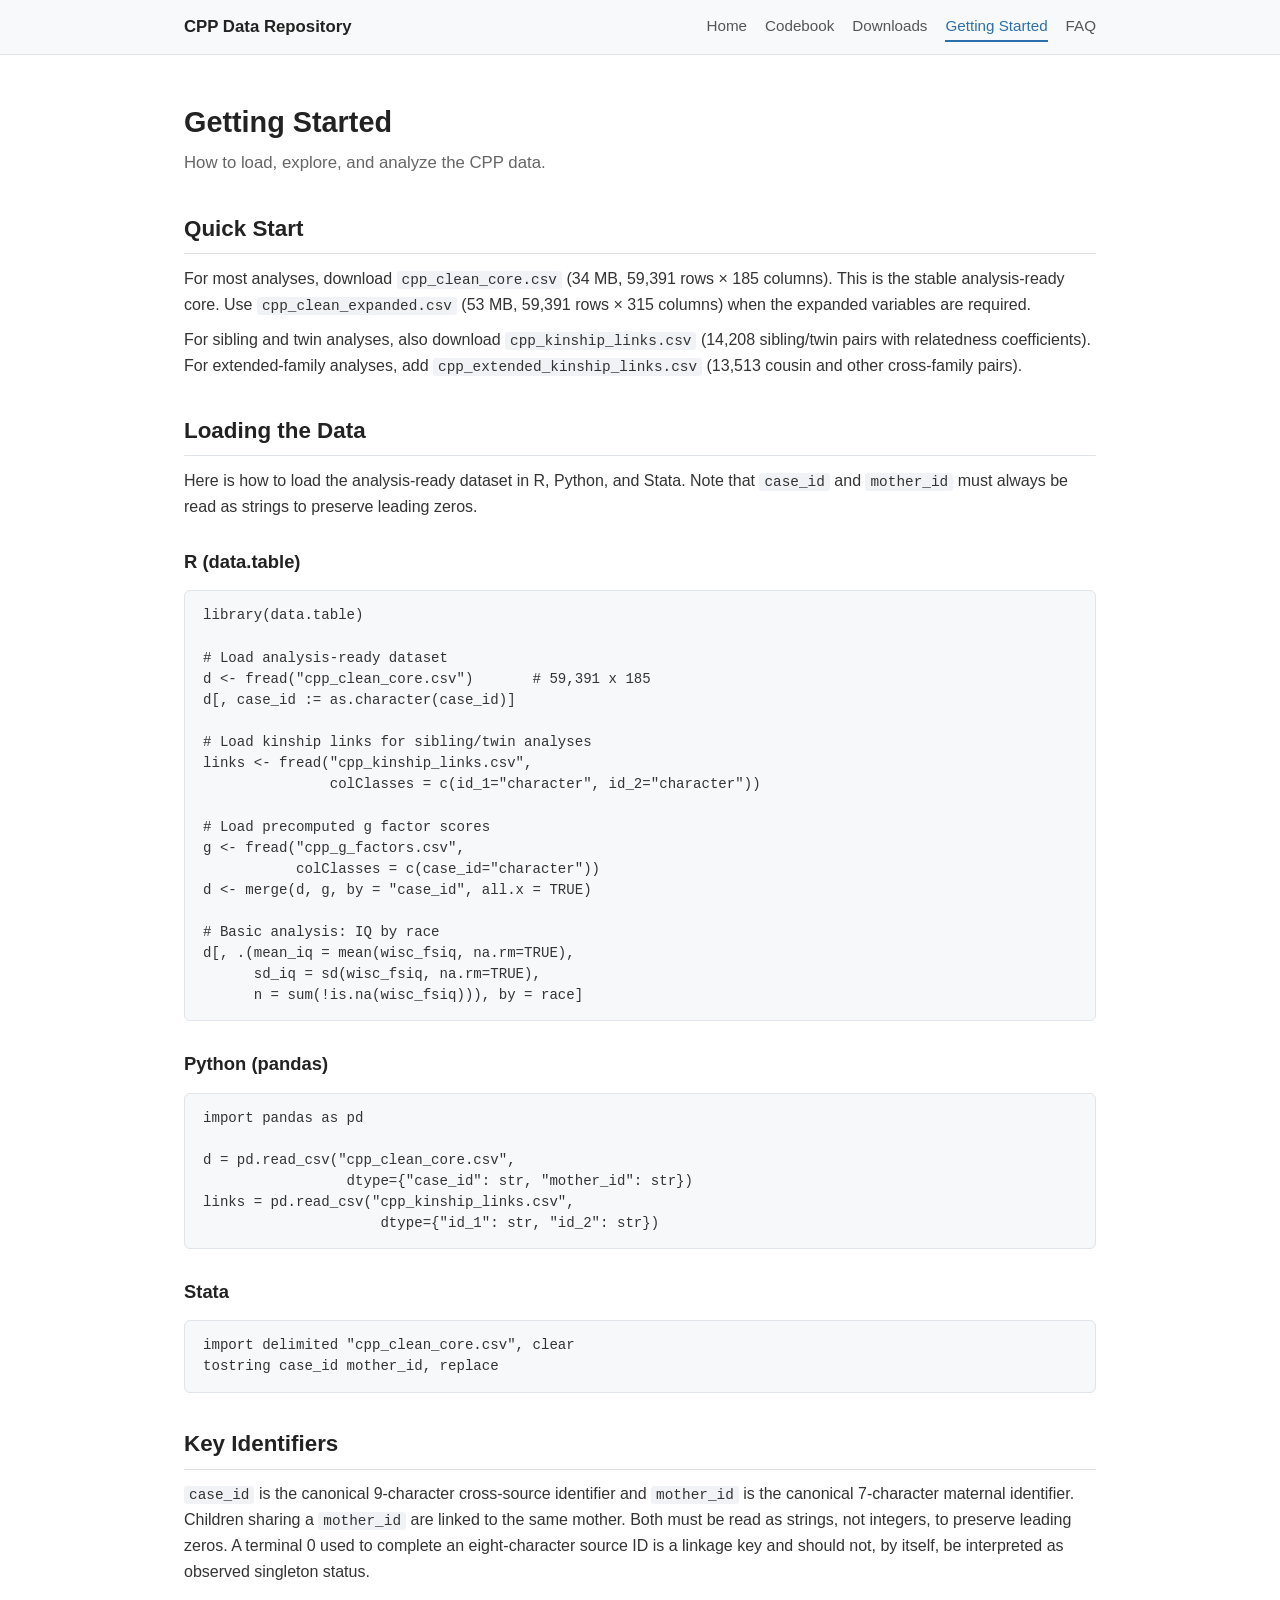
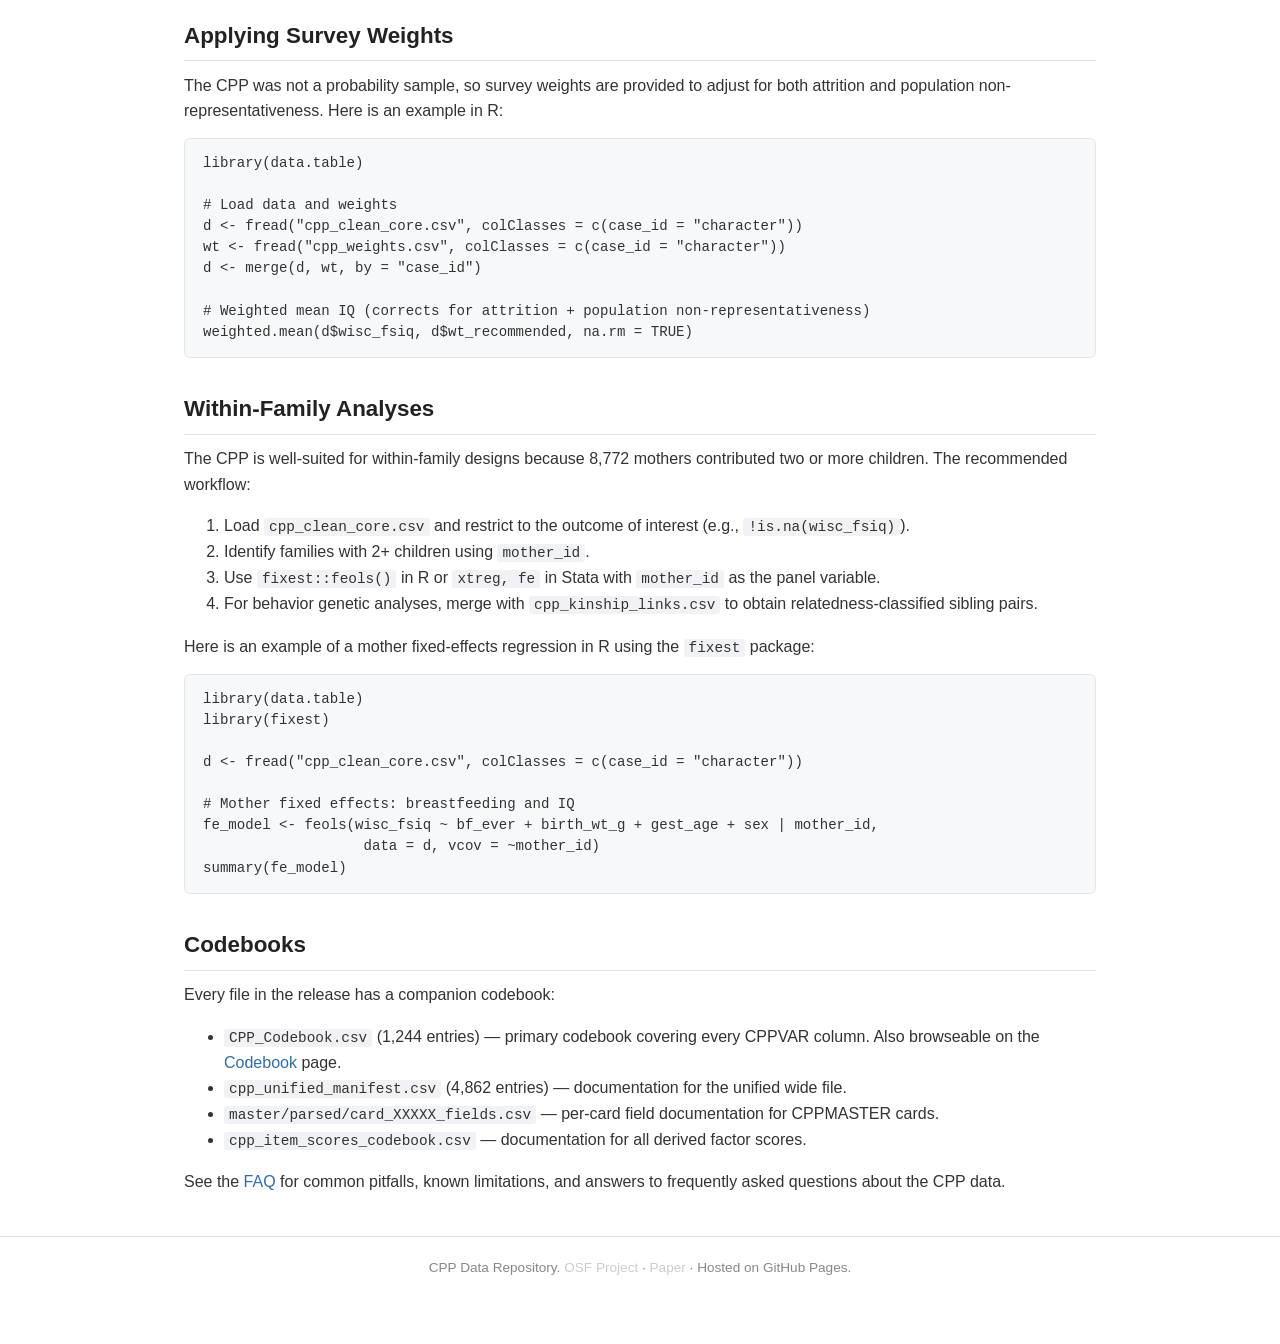
<file: getting-started.html>
<!DOCTYPE html>
<html lang="en">
<head>
  <meta charset="UTF-8">
  <meta name="viewport" content="width=device-width, initial-scale=1.0">
  <title>Getting Started &mdash; CPP Data Repository</title>
  <link rel="stylesheet" href="css/style.css">
</head>
<body>

<nav>
  <div class="container nav-inner">
    <a href="index.html" class="nav-brand">CPP Data Repository</a>
    <div class="nav-links">
      <a href="index.html">Home</a>
      <a href="codebook.html">Codebook</a>
      <a href="downloads.html">Downloads</a>
      <a href="getting-started.html" class="active">Getting Started</a>
      <a href="faq.html">FAQ</a>
    </div>
  </div>
</nav>

<div class="container">

  <div class="page-header">
    <h1>Getting Started</h1>
    <p class="subtitle">How to load, explore, and analyze the CPP data.</p>
  </div>

  <h2>Quick Start</h2>

  <p>For most analyses, download <code>cpp_clean_core.csv</code> (34 MB, 59,391 rows &times; 185 columns). This is the stable analysis-ready core. Use <code>cpp_clean_expanded.csv</code> (53 MB, 59,391 rows &times; 315 columns) when the expanded variables are required.</p>

  <p>For sibling and twin analyses, also download <code>cpp_kinship_links.csv</code> (14,208 sibling/twin pairs with relatedness coefficients). For extended-family analyses, add <code>cpp_extended_kinship_links.csv</code> (13,513 cousin and other cross-family pairs).</p>

  <h2>Loading the Data</h2>

  <p>Here is how to load the analysis-ready dataset in R, Python, and Stata. Note that <code>case_id</code> and <code>mother_id</code> must always be read as strings to preserve leading zeros.</p>

  <h3>R (data.table)</h3>

  <pre><code>library(data.table)

# Load analysis-ready dataset
d &lt;- fread("cpp_clean_core.csv")       # 59,391 x 185
d[, case_id := as.character(case_id)]

# Load kinship links for sibling/twin analyses
links &lt;- fread("cpp_kinship_links.csv",
               colClasses = c(id_1="character", id_2="character"))

# Load precomputed g factor scores
g &lt;- fread("cpp_g_factors.csv",
           colClasses = c(case_id="character"))
d &lt;- merge(d, g, by = "case_id", all.x = TRUE)

# Basic analysis: IQ by race
d[, .(mean_iq = mean(wisc_fsiq, na.rm=TRUE),
      sd_iq = sd(wisc_fsiq, na.rm=TRUE),
      n = sum(!is.na(wisc_fsiq))), by = race]</code></pre>

  <h3>Python (pandas)</h3>

  <pre><code>import pandas as pd

d = pd.read_csv("cpp_clean_core.csv",
                 dtype={"case_id": str, "mother_id": str})
links = pd.read_csv("cpp_kinship_links.csv",
                     dtype={"id_1": str, "id_2": str})</code></pre>

  <h3>Stata</h3>

  <pre><code>import delimited "cpp_clean_core.csv", clear
tostring case_id mother_id, replace</code></pre>

  <h2>Key Identifiers</h2>

  <p><code>case_id</code> is the canonical 9-character cross-source identifier and <code>mother_id</code> is the canonical 7-character maternal identifier. Children sharing a <code>mother_id</code> are linked to the same mother. Both must be read as strings, not integers, to preserve leading zeros. A terminal 0 used to complete an eight-character source ID is a linkage key and should not, by itself, be interpreted as observed singleton status.</p>

  <h2>Applying Survey Weights</h2>

  <p>The CPP was not a probability sample, so survey weights are provided to adjust for both attrition and population non-representativeness. Here is an example in R:</p>

  <pre><code>library(data.table)

# Load data and weights
d &lt;- fread("cpp_clean_core.csv", colClasses = c(case_id = "character"))
wt &lt;- fread("cpp_weights.csv", colClasses = c(case_id = "character"))
d &lt;- merge(d, wt, by = "case_id")

# Weighted mean IQ (corrects for attrition + population non-representativeness)
weighted.mean(d$wisc_fsiq, d$wt_recommended, na.rm = TRUE)</code></pre>

  <h2>Within-Family Analyses</h2>

  <p>The CPP is well-suited for within-family designs because 8,772 mothers contributed two or more children. The recommended workflow:</p>

  <ol>
    <li>Load <code>cpp_clean_core.csv</code> and restrict to the outcome of interest (e.g., <code>!is.na(wisc_fsiq)</code>).</li>
    <li>Identify families with 2+ children using <code>mother_id</code>.</li>
    <li>Use <code>fixest::feols()</code> in R or <code>xtreg, fe</code> in Stata with <code>mother_id</code> as the panel variable.</li>
    <li>For behavior genetic analyses, merge with <code>cpp_kinship_links.csv</code> to obtain relatedness-classified sibling pairs.</li>
  </ol>

  <p>Here is an example of a mother fixed-effects regression in R using the <code>fixest</code> package:</p>

  <pre><code>library(data.table)
library(fixest)

d &lt;- fread("cpp_clean_core.csv", colClasses = c(case_id = "character"))

# Mother fixed effects: breastfeeding and IQ
fe_model &lt;- feols(wisc_fsiq ~ bf_ever + birth_wt_g + gest_age + sex | mother_id,
                   data = d, vcov = ~mother_id)
summary(fe_model)</code></pre>

  <h2>Codebooks</h2>

  <p>Every file in the release has a companion codebook:</p>
  <ul>
    <li><code>CPP_Codebook.csv</code> (1,244 entries) &mdash; primary codebook covering every CPPVAR column. Also browseable on the <a href="codebook.html">Codebook</a> page.</li>
    <li><code>cpp_unified_manifest.csv</code> (4,862 entries) &mdash; documentation for the unified wide file.</li>
    <li><code>master/parsed/card_XXXXX_fields.csv</code> &mdash; per-card field documentation for CPPMASTER cards.</li>
    <li><code>cpp_item_scores_codebook.csv</code> &mdash; documentation for all derived factor scores.</li>
  </ul>

  <p>See the <a href="faq.html">FAQ</a> for common pitfalls, known limitations, and answers to frequently asked questions about the CPP data.</p>

</div>

<footer>
  <div class="container">
    CPP Data Repository. <a href="https://osf.io/d3f9k/" style="color:#ccc;">OSF Project</a> &middot; <a href="https://osf.io/4tna9" style="color:#ccc;">Paper</a> &middot; Hosted on GitHub Pages.
  </div>
</footer>

</body>
</html>
</file>
<file: css/style.css>
/* =============================================================
   CPP Data Repository — Stylesheet
   ============================================================= */

/* --- Reset & Base --- */
*, *::before, *::after { box-sizing: border-box; }
body {
  margin: 0;
  font-family: -apple-system, BlinkMacSystemFont, "Segoe UI", Roboto, "Helvetica Neue", Arial, sans-serif;
  font-size: 16px;
  line-height: 1.6;
  color: #333;
  background: #fff;
}
a { color: #2C6FAC; text-decoration: none; }
a:hover { color: #1a4f7a; text-decoration: underline; }
h1, h2, h3, h4 { color: #222; margin-top: 1.5em; margin-bottom: 0.5em; }
h1 { font-size: 1.8em; }
h2 { font-size: 1.4em; border-bottom: 1px solid #dee2e6; padding-bottom: 0.3em; }
h3 { font-size: 1.15em; }
p { margin: 0.6em 0; }
img { max-width: 100%; }

/* --- Layout --- */
.container {
  max-width: 960px;
  margin: 0 auto;
  padding: 0 24px;
}

/* --- Navigation --- */
nav {
  background: #f8f9fa;
  border-bottom: 1px solid #dee2e6;
  padding: 12px 0;
  position: sticky;
  top: 0;
  z-index: 100;
}
.nav-inner {
  display: flex;
  align-items: center;
  justify-content: space-between;
  flex-wrap: wrap;
  gap: 8px;
}
.nav-brand {
  font-weight: 700;
  font-size: 1.05em;
  color: #222;
  text-decoration: none;
}
.nav-brand:hover { color: #222; text-decoration: none; }
.nav-links { display: flex; gap: 18px; flex-wrap: wrap; }
.nav-links a {
  font-size: 0.95em;
  color: #555;
  padding: 2px 0;
  border-bottom: 2px solid transparent;
}
.nav-links a:hover { color: #2C6FAC; text-decoration: none; }
.nav-links a.active {
  color: #2C6FAC;
  border-bottom-color: #2C6FAC;
}

/* --- Page Header --- */
.page-header {
  margin: 2em 0 1.5em;
}
.page-header h1 { margin-bottom: 0.2em; }
.page-header .subtitle {
  color: #666;
  font-size: 1.05em;
  margin-top: 0;
}

.release-notice {
  margin: 20px 0 28px;
  padding: 16px 18px;
  border-left: 4px solid #2C6FAC;
  background: #eef6fc;
  border-radius: 4px;
}

.release-notice p { margin: 0.45em 0 0; }

/* --- Stat Boxes (Home) --- */
.stat-grid {
  display: grid;
  grid-template-columns: repeat(3, 1fr);
  gap: 16px;
  margin: 1.5em 0;
}
.stat-box {
  background: #f8f9fa;
  border-radius: 6px;
  padding: 20px 16px;
  text-align: center;
  border: 1px solid #e9ecef;
}
.stat-number {
  font-size: 1.8em;
  font-weight: 700;
  color: #2C3E50;
  line-height: 1.2;
}
.stat-label {
  font-size: 0.85em;
  color: #666;
  margin-top: 4px;
}

/* --- Institutions List --- */
.institution-list {
  list-style: none;
  padding: 0;
}
.institution-list li {
  padding: 4px 0;
  font-size: 0.93em;
  white-space: nowrap;
}
.institution-list .site-code {
  display: inline-block;
  width: 28px;
  font-weight: 600;
  color: #888;
  font-size: 0.85em;
}

/* --- Tables --- */
table.info-table {
  width: 100%;
  border-collapse: collapse;
  margin: 1em 0;
  font-size: 0.93em;
}
table.info-table th {
  background: #f8f9fa;
  text-align: left;
  padding: 8px 12px;
  border-bottom: 2px solid #dee2e6;
  font-weight: 600;
}
table.info-table td {
  padding: 8px 12px;
  border-bottom: 1px solid #e9ecef;
  vertical-align: top;
}
table.info-table tr:hover { background: #f8f9fa; }
table.info-table code {
  font-size: 0.9em;
  background: #e9ecef;
  padding: 1px 5px;
  border-radius: 3px;
}
tr.recommended td { background: #f0f8f0; }
tr.recommended td:first-child { border-left: 3px solid #4CAF50; }

/* --- Download Buttons --- */
.btn-download {
  display: inline-block;
  padding: 4px 12px;
  font-size: 0.82em;
  background: #2C6FAC;
  color: #fff;
  border-radius: 4px;
  text-decoration: none;
  white-space: nowrap;
}
.btn-download:hover { background: #1a4f7a; color: #fff; text-decoration: none; }

/* --- Code Blocks --- */
pre {
  background: #f6f8fa;
  border: 1px solid #e1e4e8;
  border-radius: 6px;
  padding: 14px 18px;
  overflow-x: auto;
  font-size: 0.88em;
  line-height: 1.5;
}
code {
  font-family: "SFMono-Regular", Consolas, "Liberation Mono", Menlo, monospace;
}
p code, li code {
  background: #f0f2f5;
  padding: 1px 5px;
  border-radius: 3px;
  font-size: 0.9em;
}
.code-label {
  display: inline-block;
  background: #2C3E50;
  color: #fff;
  font-size: 0.75em;
  font-weight: 600;
  padding: 2px 8px;
  border-radius: 4px 4px 0 0;
  margin-bottom: -1px;
  position: relative;
  top: 1px;
}

/* --- Type Badges (Codebook) --- */
.badge {
  display: inline-block;
  padding: 2px 8px;
  border-radius: 10px;
  font-size: 0.78em;
  font-weight: 600;
  text-transform: lowercase;
  white-space: nowrap;
}
.badge-continuous  { background: #e8f5e9; color: #2e7d32; }
.badge-categorical { background: #e3f2fd; color: #1565c0; }
.badge-binary      { background: #fff3e0; color: #e65100; }
.badge-ordinal     { background: #f3e5f5; color: #7b1fa2; }
.badge-string      { background: #eceff1; color: #455a64; }
.badge-blank       { background: #f5f5f5; color: #9e9e9e; }
.badge-id          { background: #efebe9; color: #5d4037; }

/* --- Codebook Filters --- */
.filter-bar {
  display: flex;
  gap: 12px;
  margin-bottom: 16px;
  flex-wrap: wrap;
  align-items: center;
}
.filter-bar label {
  font-size: 0.88em;
  font-weight: 600;
  color: #555;
}
.filter-bar select {
  padding: 6px 10px;
  border: 1px solid #ccc;
  border-radius: 4px;
  font-size: 0.9em;
  background: #fff;
}
.filter-bar .filter-group {
  display: flex;
  align-items: center;
  gap: 6px;
}

/* --- Codebook Child Row --- */
.child-row {
  padding: 12px 16px;
  background: #fafbfc;
  border-left: 3px solid #2C6FAC;
}
.child-row dt {
  font-weight: 600;
  color: #555;
  font-size: 0.85em;
  margin-top: 8px;
}
.child-row dt:first-child { margin-top: 0; }
.child-row dd {
  margin-left: 0;
  font-size: 0.9em;
  white-space: pre-wrap;
  word-break: break-word;
}

/* --- FAQ --- */
.faq-item { margin-bottom: 2em; }
.faq-item h3 {
  color: #2C3E50;
  margin-bottom: 0.3em;
}

/* --- Footer --- */
footer {
  margin-top: 3em;
  padding: 1.5em 0;
  border-top: 1px solid #dee2e6;
  text-align: center;
  font-size: 0.85em;
  color: #888;
}

/* --- DataTables Overrides --- */
.dataTables_wrapper .dataTables_length select {
  padding: 4px 8px;
}
.dataTables_wrapper .dataTables_filter input {
  padding: 5px 10px;
  border: 1px solid #ccc;
  border-radius: 4px;
}
table.dataTable {
  font-size: 0.9em;
}
table.dataTable thead th {
  background: #f8f9fa;
  border-bottom: 2px solid #dee2e6;
  font-weight: 600;
  font-size: 0.88em;
}
table.dataTable tbody td {
  padding: 6px 10px;
  vertical-align: top;
}
table.dataTable tbody tr:hover {
  background: #f0f4f8 !important;
  cursor: pointer;
}
td.font-mono {
  font-family: "SFMono-Regular", Consolas, "Liberation Mono", Menlo, monospace;
  font-size: 0.88em;
}
td.truncated {
  max-width: 300px;
  overflow: hidden;
  text-overflow: ellipsis;
  white-space: nowrap;
}

/* --- Section Divider --- */
.tier-section {
  margin-top: 2em;
}
.tier-section h3 {
  background: #f8f9fa;
  padding: 8px 12px;
  border-radius: 4px;
  border-left: 4px solid #2C6FAC;
}

/* --- Responsive --- */
@media (max-width: 768px) {
  .stat-grid { grid-template-columns: repeat(2, 1fr); }
  .institution-list { columns: 1; }
  .nav-inner { flex-direction: column; align-items: flex-start; }
  .nav-links { gap: 12px; }
  h1 { font-size: 1.4em; }
  .filter-bar { flex-direction: column; }
  td.truncated { max-width: 150px; }
}
@media (max-width: 480px) {
  .stat-grid { grid-template-columns: 1fr; }
  .container { padding: 0 16px; }
}
</file>
